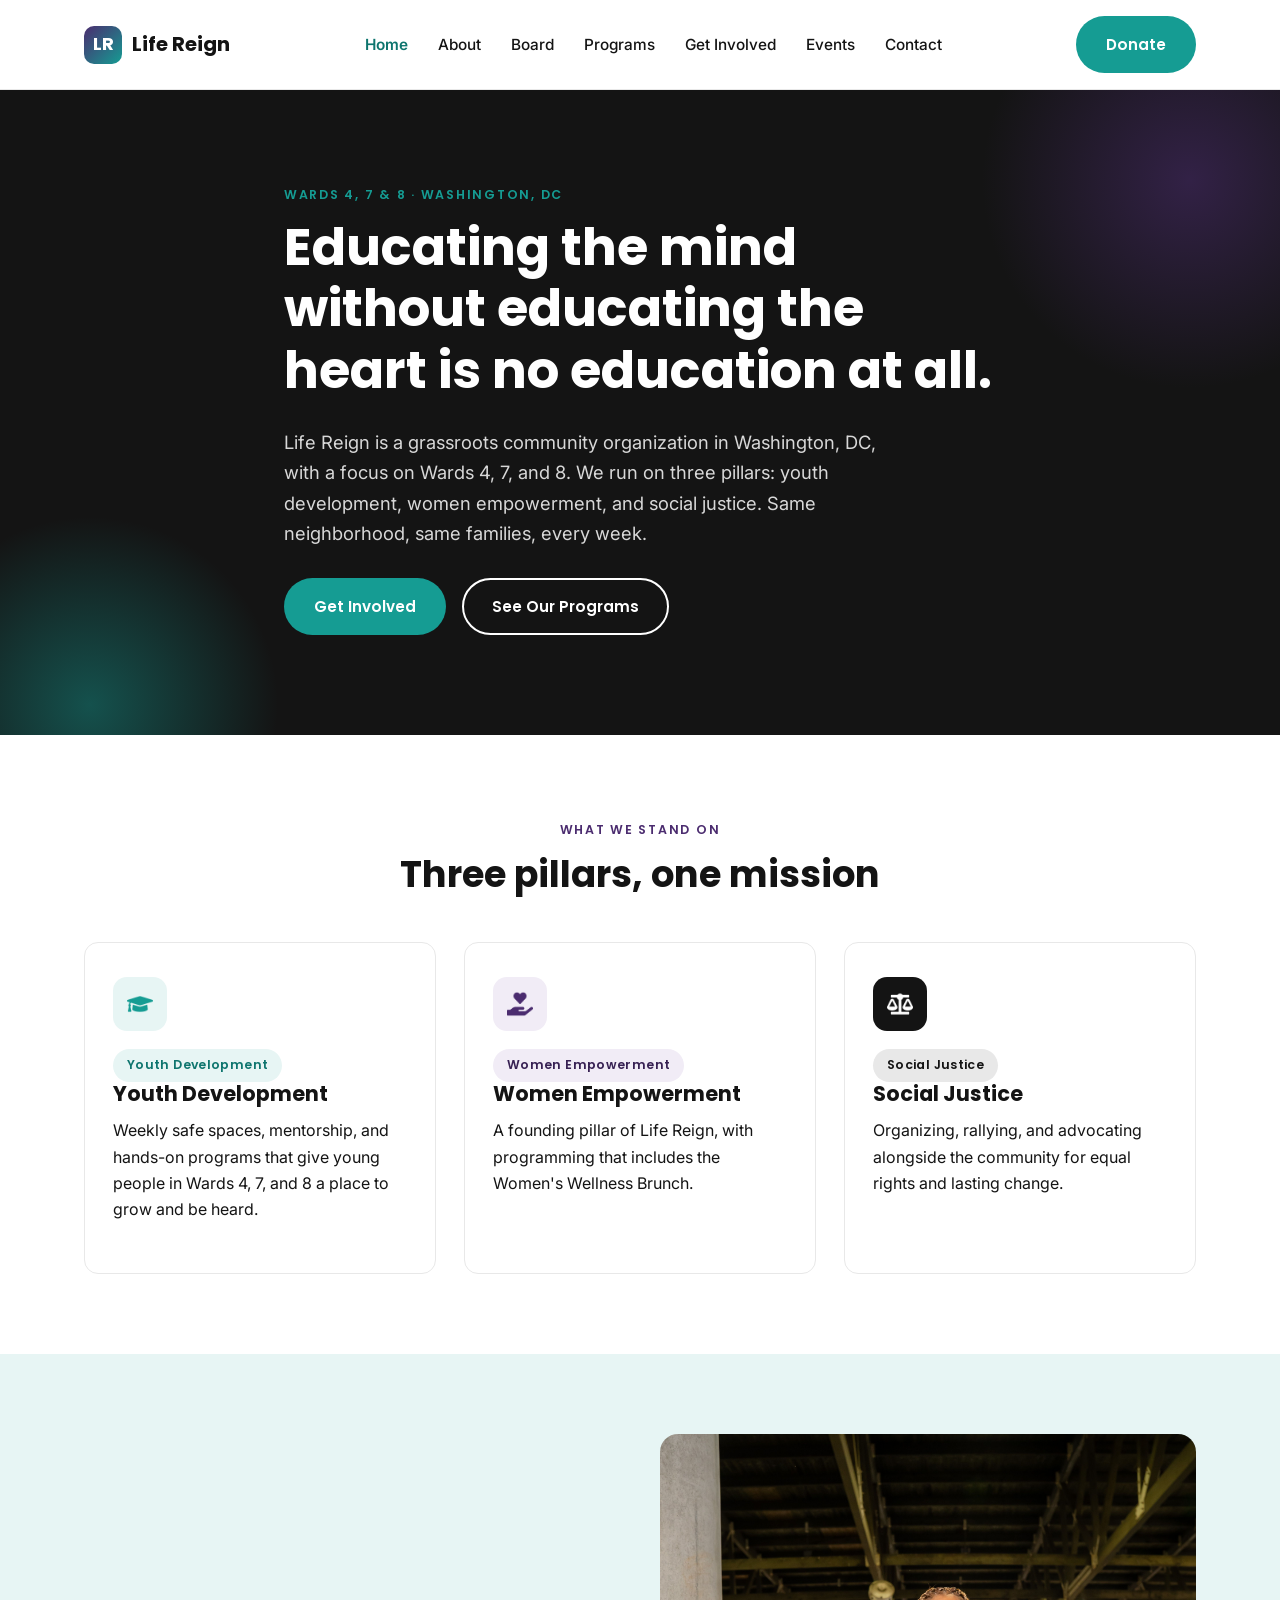
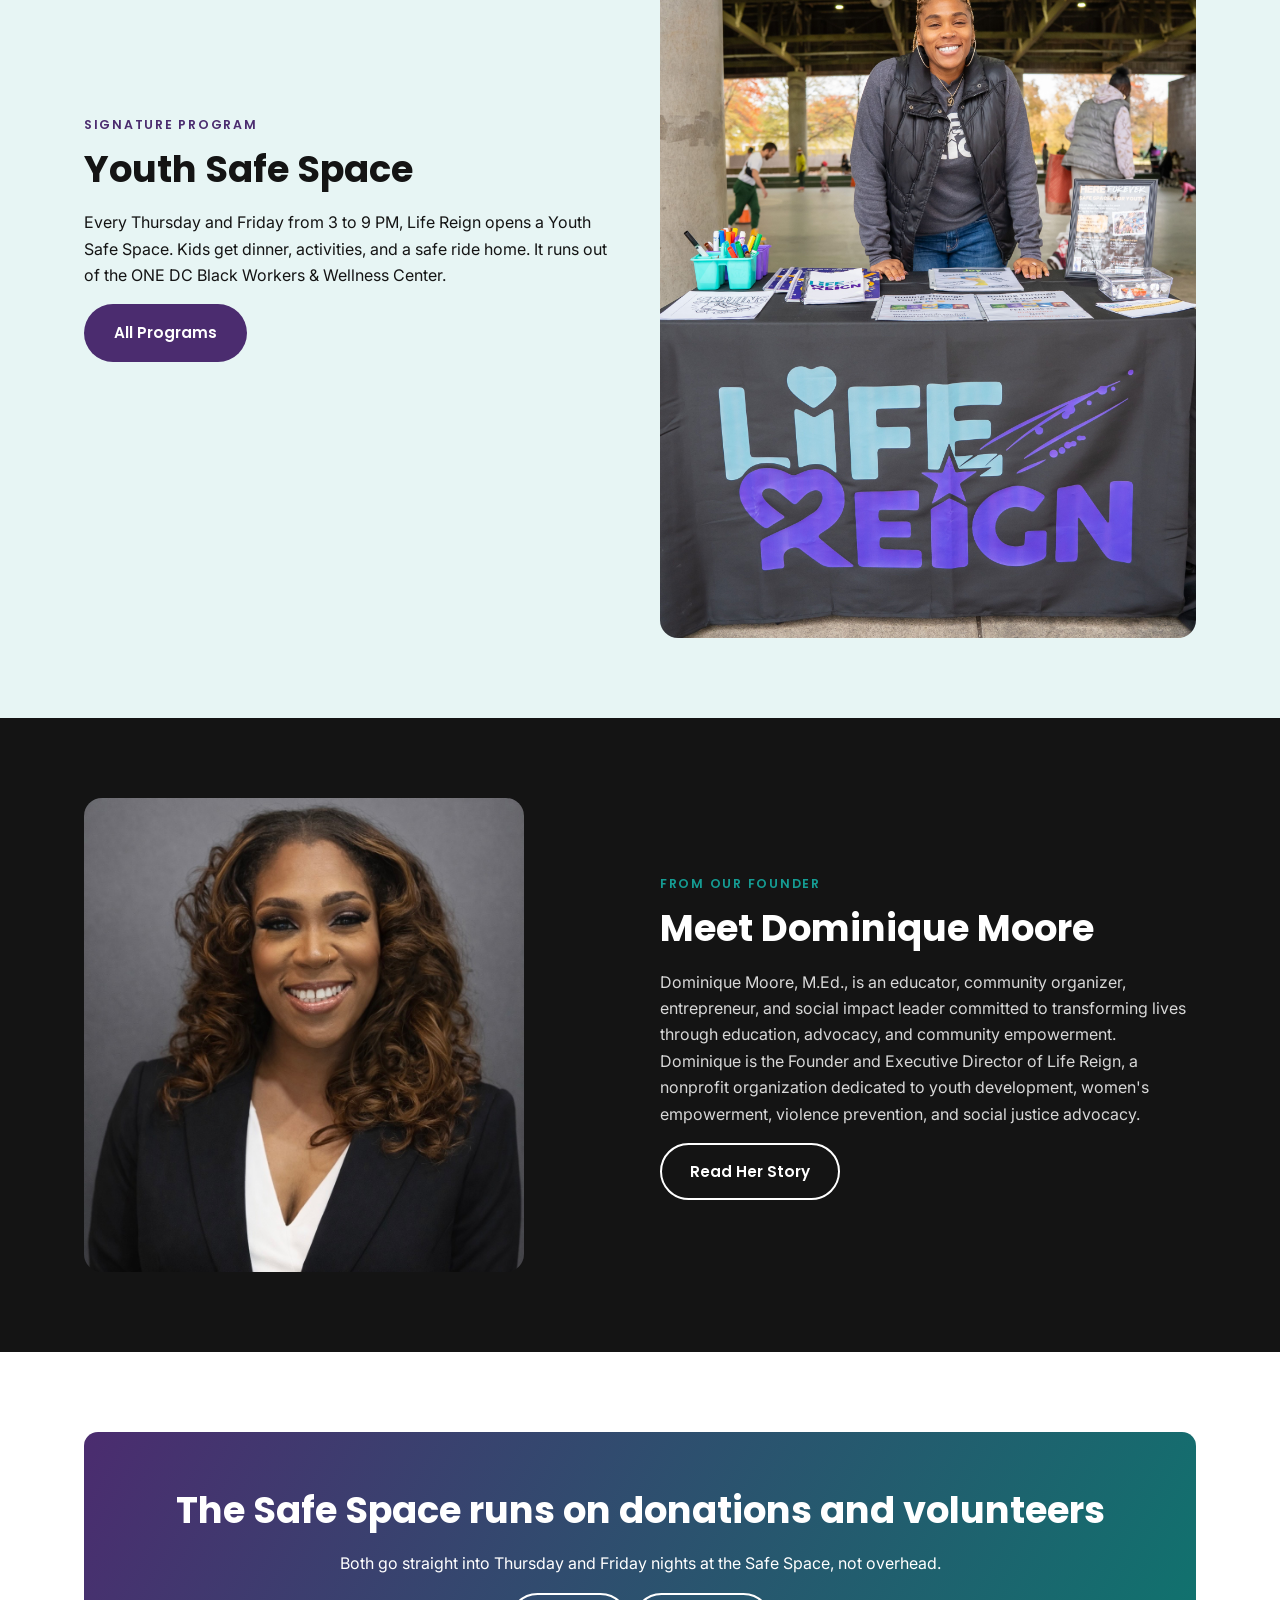
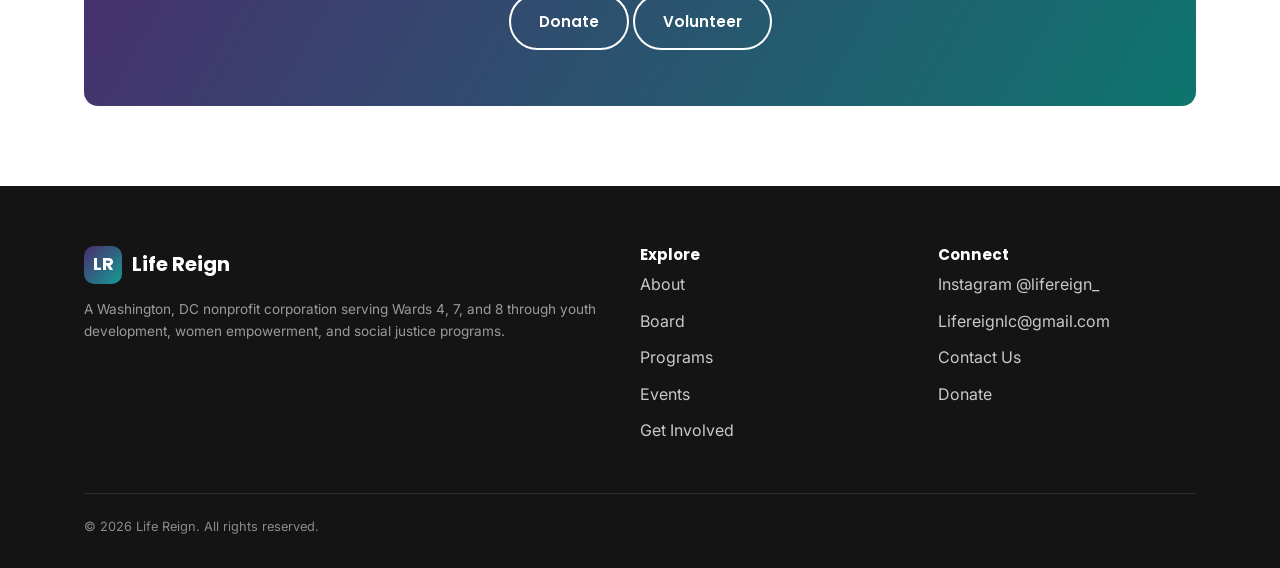
<file: index.html>
<!-- Life Reign: Home page.
     Brand: White #FFFFFF · Black #141414 · Teal #159C93 · Purple #4B2C6F
     Fonts: Poppins (headings) / Inter (body)
     Content note: program details on this page are drawn from Life Reign's public
     Instagram (@lifereign_) as of Aug 2026. -->
<!DOCTYPE html>
<html lang="en">
<head>
<meta charset="UTF-8">
<meta name="viewport" content="width=device-width, initial-scale=1.0">
<title>Life Reign | Youth. Women. Justice. Washington, DC</title>
<meta name="description" content="Life Reign is a Washington, DC grassroots community organization serving Wards 4, 7, and 8 through youth development, women empowerment, and social justice programs.">
<link rel="preconnect" href="https://fonts.googleapis.com">
<link href="https://fonts.googleapis.com/css2?family=Poppins:wght@500;600;700&family=Inter:wght@400;500;600&display=swap" rel="stylesheet">
<link rel="stylesheet" href="css/styles.css">
<link rel="canonical" href="https://lifereigndc.org/">
<link rel="icon" href="/favicon.ico" sizes="any">
<link rel="icon" type="image/png" sizes="32x32" href="/favicon-32x32.png">
<link rel="apple-touch-icon" href="/apple-touch-icon.png">
<meta property="og:type" content="website">
<meta property="og:site_name" content="Life Reign">
<meta property="og:title" content="Life Reign | Youth. Women. Justice. Washington, DC">
<meta property="og:description" content="Life Reign is a Washington, DC grassroots community organization serving Wards 4, 7, and 8 through youth development, women empowerment, and social justice programs.">
<meta property="og:url" content="https://lifereigndc.org/">
<meta property="og:image" content="https://lifereigndc.org/images/og-share.jpg">
<meta property="og:image:width" content="1200">
<meta property="og:image:height" content="630">
<meta property="og:image:alt" content="Women gathered at tables at a Life Reign brunch in Washington, DC">
<meta name="twitter:card" content="summary_large_image">
<meta name="twitter:title" content="Life Reign | Youth. Women. Justice. Washington, DC">
<meta name="twitter:description" content="Life Reign is a Washington, DC grassroots community organization serving Wards 4, 7, and 8 through youth development, women empowerment, and social justice programs.">
<meta name="twitter:image" content="https://lifereigndc.org/images/og-share.jpg">
</head>
<body>

<header class="site-header">
  <div class="nav-wrap">
    <a href="index.html" class="brand">
      <!-- TODO: swap for Dominique's real logo file once provided -->
      <span class="brand-mark">LR</span>
      Life Reign
    </a>
    <nav>
      <ul class="nav-links">
        <li><a href="index.html" class="active">Home</a></li>
        <li><a href="about.html">About</a></li>
        <li><a href="board.html">Board</a></li>
        <li><a href="programs.html">Programs</a></li>
        <li><a href="get-involved.html">Get Involved</a></li>
        <li><a href="events.html">Events</a></li>
        <li><a href="contact.html">Contact</a></li>
      </ul>
    </nav>
    <div class="nav-cta">
      <a href="donate.html" class="btn btn-primary">Donate</a>
      <button class="nav-toggle" aria-label="Toggle menu"><span></span><span></span><span></span></button>
    </div>
  </div>
</header>

<section class="hero">
  <div class="container">
    <span class="eyebrow">Wards 4, 7 &amp; 8 · Washington, DC</span>
    <h1>Educating the mind without educating the heart is no education at all.</h1>
    <p class="lede">Life Reign is a grassroots community organization in Washington, DC, with a focus on Wards 4, 7, and 8. We run on three pillars: youth development, women empowerment, and social justice. Same neighborhood, same families, every week.</p>
    <div class="hero-actions">
      <a href="get-involved.html" class="btn btn-primary">Get Involved</a>
      <a href="programs.html" class="btn btn-outline">See Our Programs</a>
    </div>
  </div>
</section>

<section>
  <div class="container">
    <div class="section-head center">
      <span class="eyebrow">What We Stand On</span>
      <h2>Three pillars, one mission</h2>
    </div>
    <div class="grid-3">
      <div class="card">
        <div class="icon-badge teal"><img src="images/graduation-cap-teal.png" alt=""></div>
        <span class="pillar-tag youth">Youth Development</span>
        <h3>Youth Development</h3>
        <p>Weekly safe spaces, mentorship, and hands-on programs that give young people in Wards 4, 7, and 8 a place to grow and be heard.</p>
      </div>
      <div class="card">
        <div class="icon-badge purple"><img src="images/hand-holding-heart-purple.png" alt=""></div>
        <span class="pillar-tag women">Women Empowerment</span>
        <h3>Women Empowerment</h3>
        <p>A founding pillar of Life Reign, with programming that includes the Women's Wellness Brunch.</p>
      </div>
      <div class="card">
        <div class="icon-badge dark"><img src="images/balance-scale-white.png" alt=""></div>
        <span class="pillar-tag justice">Social Justice</span>
        <h3>Social Justice</h3>
        <p>Organizing, rallying, and advocating alongside the community for equal rights and lasting change.</p>
      </div>
    </div>
  </div>
</section>

<section class="tint-teal">
  <div class="container">
    <div class="grid-2">
      <div>
        <span class="eyebrow">Signature Program</span>
        <h2>Youth Safe Space</h2>
        <p>Every Thursday and Friday from 3 to 9 PM, Life Reign opens a Youth Safe Space. Kids get dinner, activities, and a safe ride home. It runs out of the ONE DC Black Workers &amp; Wellness Center.</p>
        <a href="programs.html" class="btn btn-secondary">All Programs</a>
      </div>
      <img src="images/activation/image.jpg" alt="Dominique Moore at the Life Reign table at a Youth Safe Space activation" style="width:100%; height:auto; border-radius:18px; display:block;">
    </div>
  </div>
</section>
<section class="dark">
  <div class="container">
    <div class="grid-2">
      <img src="images/image.jpg" alt="Dominique Moore, Founder and Executive Director of Life Reign" style="width:100%; max-width:440px; height:auto; border-radius:18px; display:block;">
      <div>
        <span class="eyebrow" style="color:var(--teal);">From Our Founder</span>
        <h2>Meet Dominique Moore</h2>
        <p style="color:#D8D8D8;">Dominique Moore, M.Ed., is an educator, community organizer, entrepreneur, and social impact leader committed to transforming lives through education, advocacy, and community empowerment. Dominique is the Founder and Executive Director of Life Reign, a nonprofit organization dedicated to youth development, women's empowerment, violence prevention, and social justice advocacy.</p>
        <a href="about.html" class="btn btn-outline">Read Her Story</a>
      </div>
    </div>
  </div>
</section>

<section>
  <div class="container">
    <div class="cta-band">
      <h2>The Safe Space runs on donations and volunteers</h2>
      <p>Both go straight into Thursday and Friday nights at the Safe Space, not overhead.</p>
      <div class="hero-actions">
        <a href="donate.html" class="btn btn-outline">Donate</a>
        <a href="get-involved.html" class="btn btn-outline">Volunteer</a>
      </div>
    </div>
  </div>
</section>

<footer class="site-footer">
  <div class="container">
    <div class="footer-grid">
      <div>
        <div class="brand" style="color:var(--white); margin-bottom:14px;">
          <span class="brand-mark">LR</span> Life Reign
        </div>
        <p class="small-note" style="color:#9A9A9A;">A Washington, DC nonprofit corporation serving Wards 4, 7, and 8 through youth development, women empowerment, and social justice programs.</p>
      </div>
      <div>
        <h4>Explore</h4>
        <ul>
          <li><a href="about.html">About</a></li>
          <li><a href="board.html">Board</a></li>
          <li><a href="programs.html">Programs</a></li>
          <li><a href="events.html">Events</a></li>
          <li><a href="get-involved.html">Get Involved</a></li>
        </ul>
      </div>
      <div>
        <h4>Connect</h4>
        <ul>
          <li><a href="https://instagram.com/lifereign_" target="_blank" rel="noopener">Instagram @lifereign_</a></li>
          <li><a href="mailto:Lifereignlc@gmail.com">Lifereignlc@gmail.com</a></li>
          <li><a href="contact.html">Contact Us</a></li>
          <li><a href="donate.html">Donate</a></li>
        </ul>
      </div>
    </div>
    <div class="footer-bottom">
      <span>&copy; 2026 Life Reign. All rights reserved.</span>
    </div>
  </div>
</footer>

<script src="js/main.js"></script>
</body>
</html>
</file>
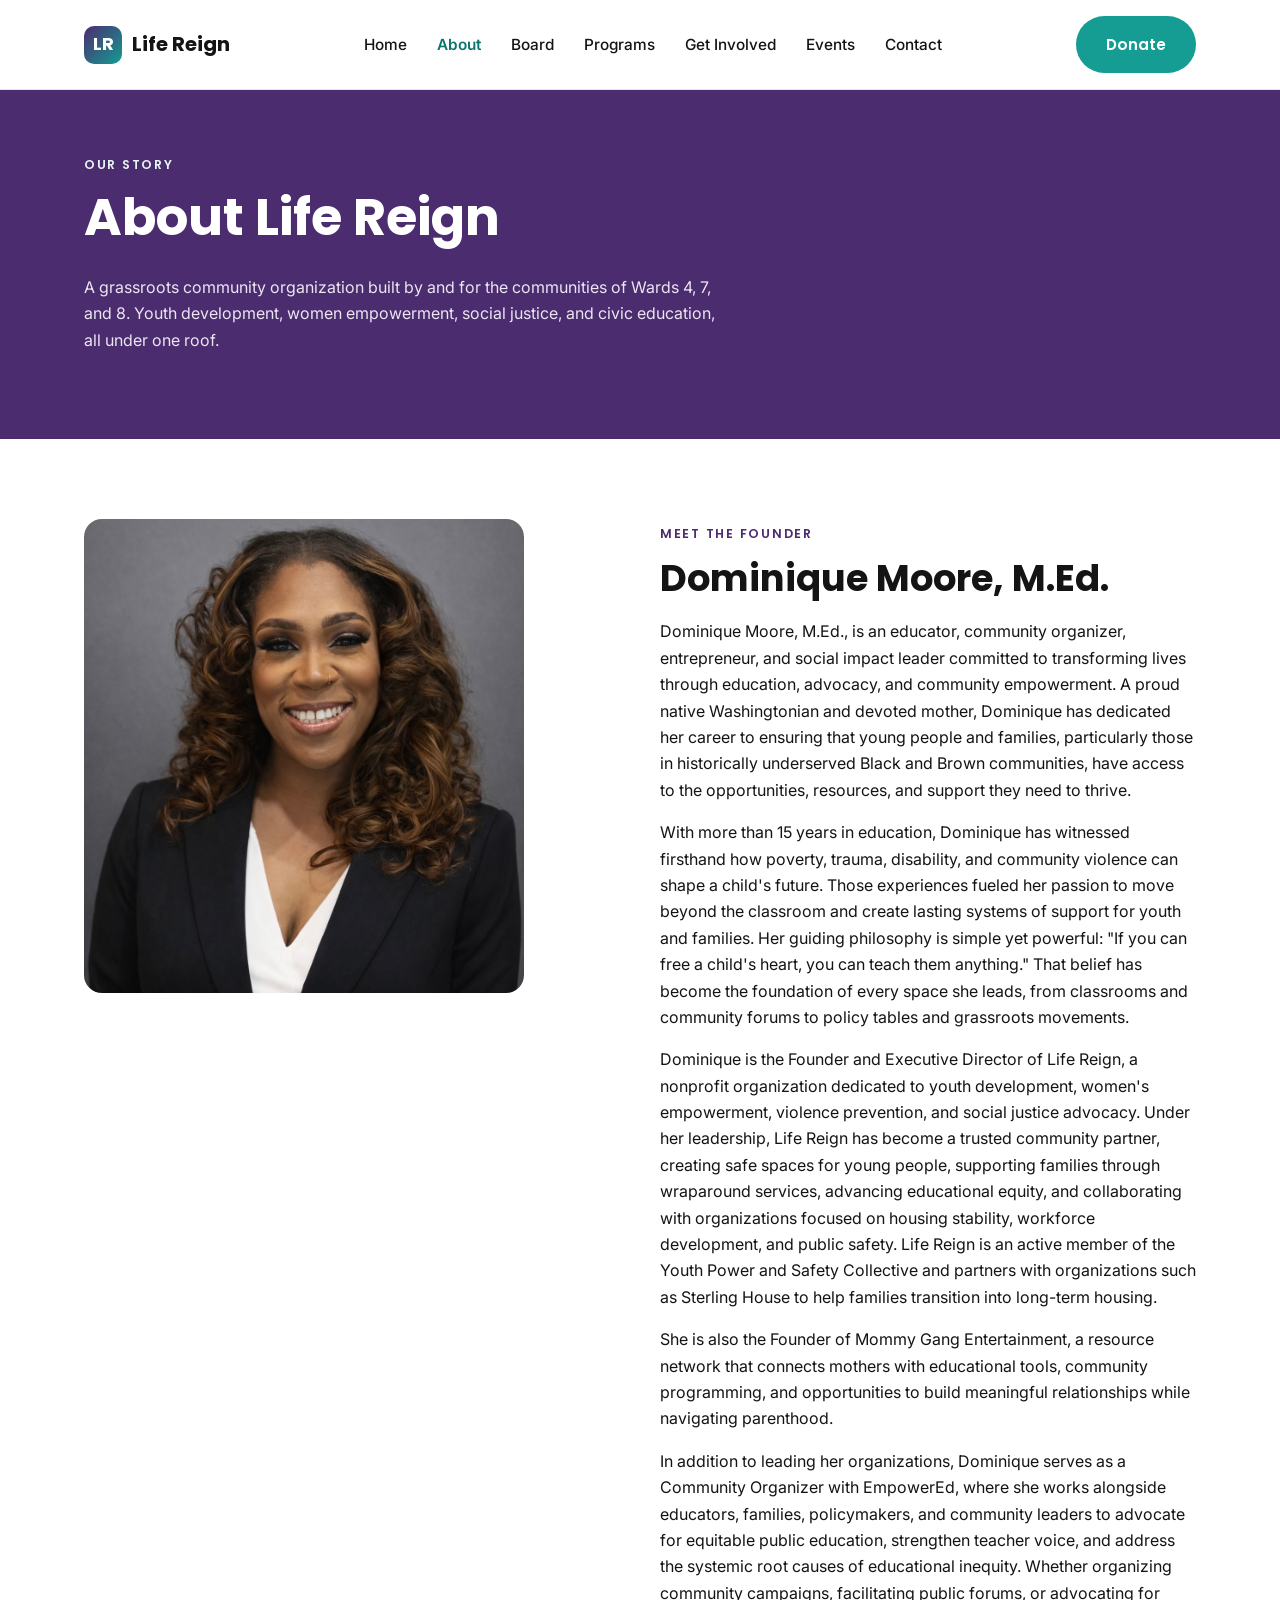
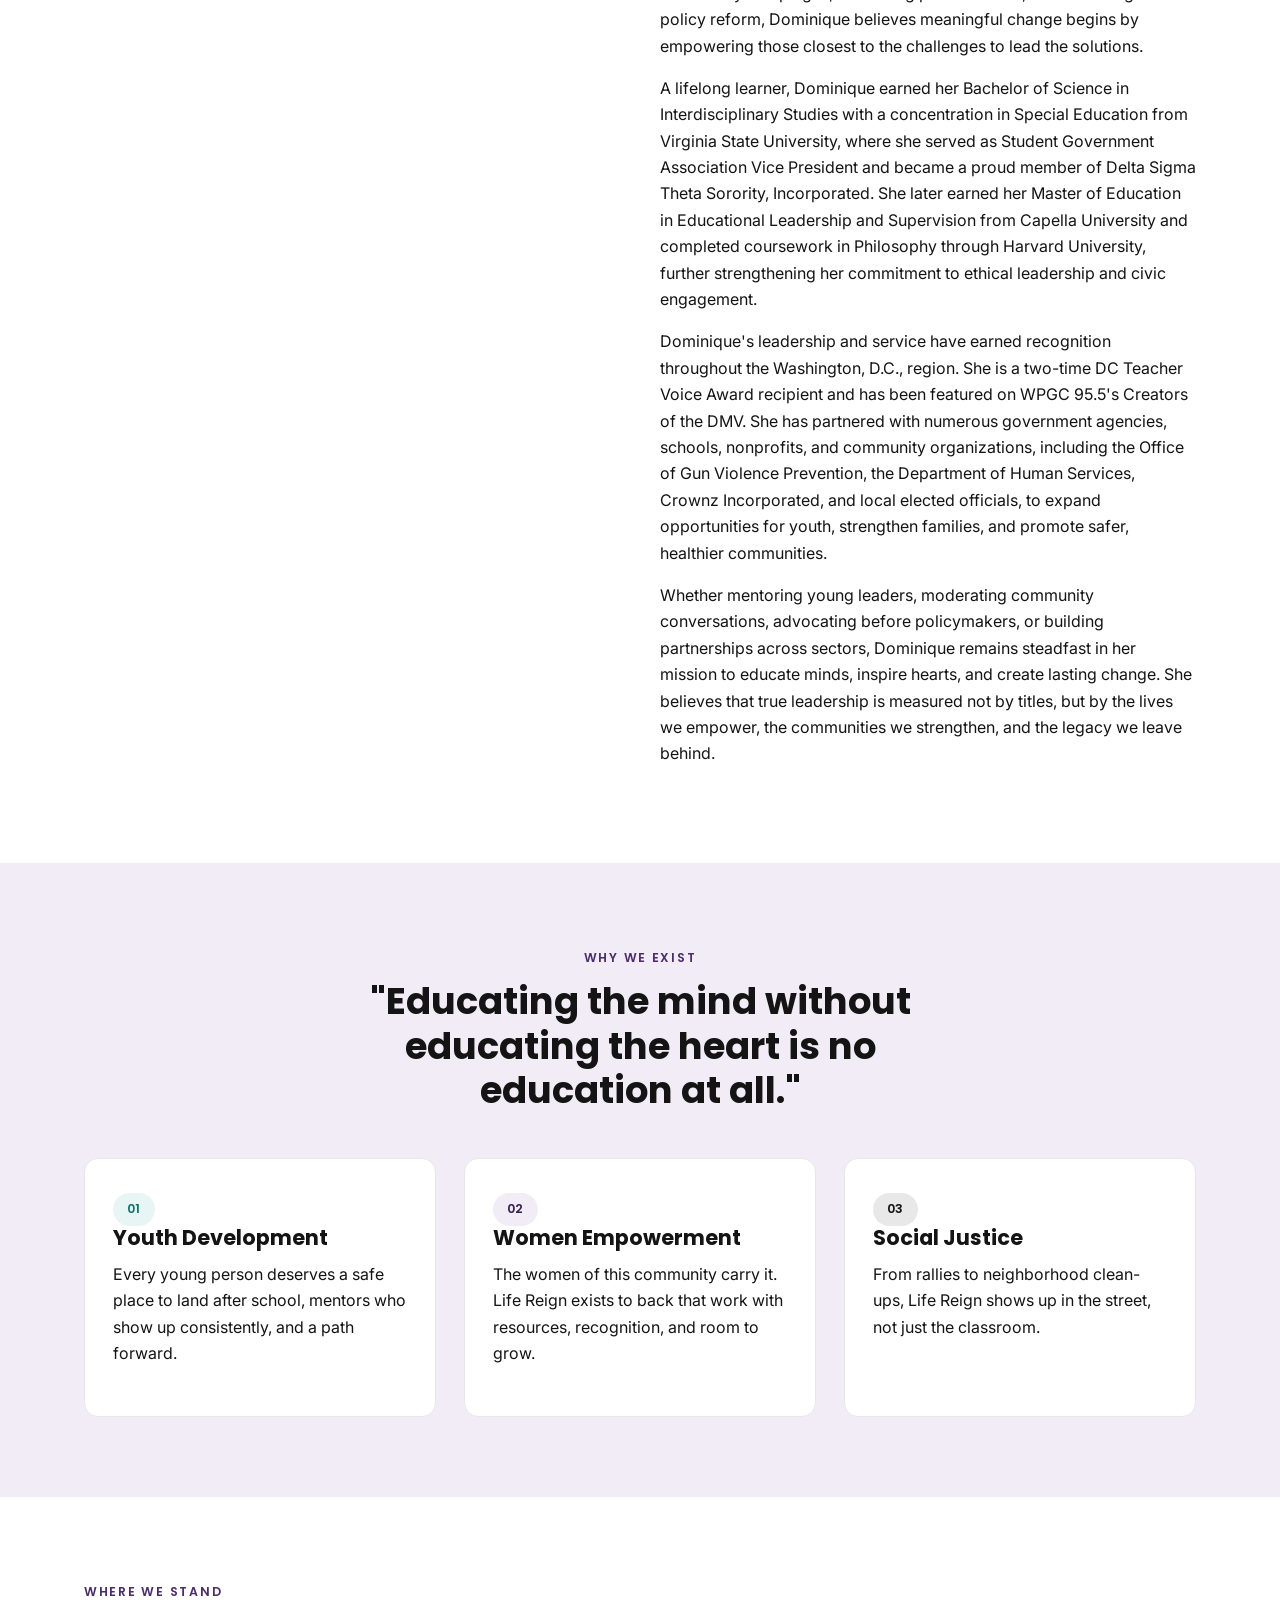
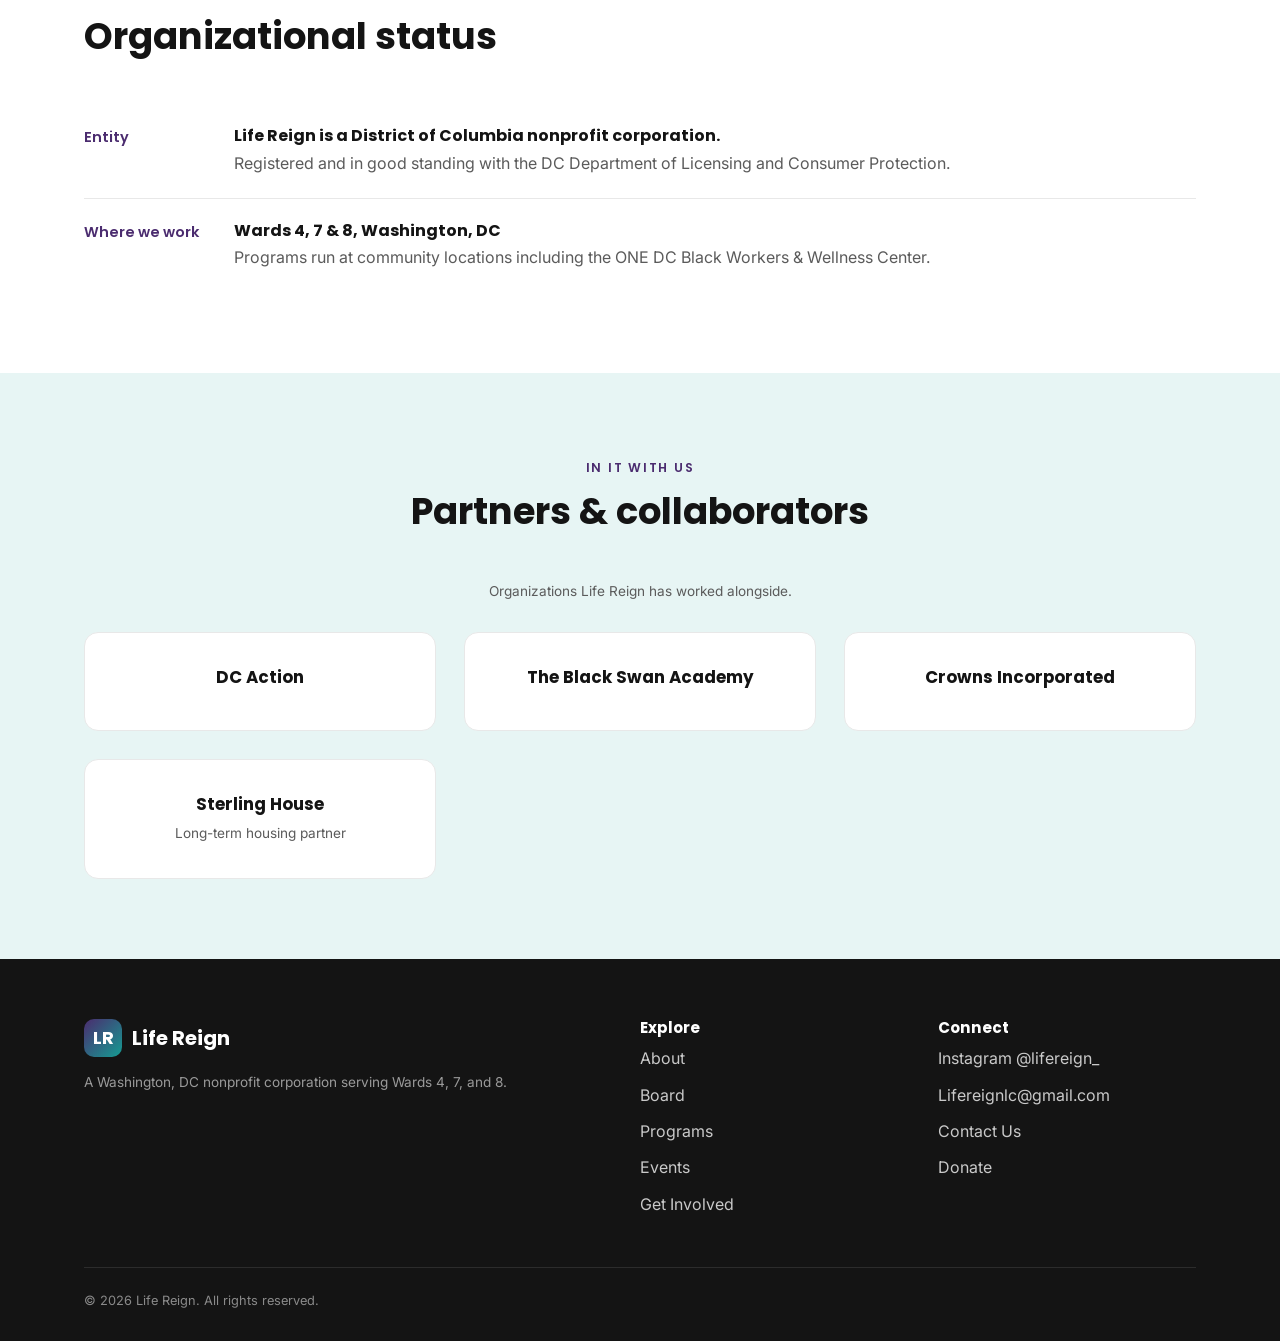
<file: about.html>
<!-- Life Reign: About page.
     Do NOT claim 501(c)(3) status.
     Life Reign is a DC nonprofit corporation but has not yet received IRS tax-exempt
     determination as of this build (Sep 2026). -->
<!DOCTYPE html>
<html lang="en">
<head>
<meta charset="UTF-8">
<meta name="viewport" content="width=device-width, initial-scale=1.0">
<title>About | Life Reign</title>
<link rel="preconnect" href="https://fonts.googleapis.com">
<link href="https://fonts.googleapis.com/css2?family=Poppins:wght@500;600;700&family=Inter:wght@400;500;600&display=swap" rel="stylesheet">
<link rel="stylesheet" href="css/styles.css">
<link rel="canonical" href="https://lifereigndc.org/about.html">
<link rel="icon" href="/favicon.ico" sizes="any">
<link rel="icon" type="image/png" sizes="32x32" href="/favicon-32x32.png">
<link rel="apple-touch-icon" href="/apple-touch-icon.png">
<meta name="description" content="The story behind Life Reign, a grassroots community organization built by and for the communities of Wards 4, 7, and 8 in Washington, DC.">
<meta property="og:type" content="website">
<meta property="og:site_name" content="Life Reign">
<meta property="og:title" content="About | Life Reign">
<meta property="og:description" content="The story behind Life Reign, a grassroots community organization built by and for the communities of Wards 4, 7, and 8 in Washington, DC.">
<meta property="og:url" content="https://lifereigndc.org/about.html">
<meta property="og:image" content="https://lifereigndc.org/images/og-share.jpg">
<meta property="og:image:width" content="1200">
<meta property="og:image:height" content="630">
<meta property="og:image:alt" content="Women gathered at tables at a Life Reign brunch in Washington, DC">
<meta name="twitter:card" content="summary_large_image">
<meta name="twitter:title" content="About | Life Reign">
<meta name="twitter:description" content="The story behind Life Reign, a grassroots community organization built by and for the communities of Wards 4, 7, and 8 in Washington, DC.">
<meta name="twitter:image" content="https://lifereigndc.org/images/og-share.jpg">
</head>
<body>

<header class="site-header">
  <div class="nav-wrap">
    <a href="index.html" class="brand"><span class="brand-mark">LR</span> Life Reign</a>
    <nav>
      <ul class="nav-links">
        <li><a href="index.html">Home</a></li>
        <li><a href="about.html" class="active">About</a></li>
        <li><a href="board.html">Board</a></li>
        <li><a href="programs.html">Programs</a></li>
        <li><a href="get-involved.html">Get Involved</a></li>
        <li><a href="events.html">Events</a></li>
        <li><a href="contact.html">Contact</a></li>
      </ul>
    </nav>
    <div class="nav-cta">
      <a href="donate.html" class="btn btn-primary">Donate</a>
      <button class="nav-toggle" aria-label="Toggle menu"><span></span><span></span><span></span></button>
    </div>
  </div>
</header>

<section class="page-hero">
  <div class="container">
    <span class="eyebrow">Our Story</span>
    <h1>About Life Reign</h1>
    <p>A grassroots community organization built by and for the communities of Wards 4, 7, and 8. Youth development, women empowerment, social justice, and civic education, all under one roof.</p>
  </div>
</section>

<section>
  <div class="container">
    <div class="grid-2">
      <img src="images/image.jpg" alt="Dominique Moore, Founder and Executive Director of Life Reign" style="width:100%; max-width:440px; height:auto; border-radius:18px; display:block; align-self:start; position:sticky; top:100px;">
      <div>
        <span class="eyebrow">Meet the Founder</span>
        <h2>Dominique Moore, M.Ed.</h2>
        <p>Dominique Moore, M.Ed., is an educator, community organizer, entrepreneur, and social impact leader committed to transforming lives through education, advocacy, and community empowerment. A proud native Washingtonian and devoted mother, Dominique has dedicated her career to ensuring that young people and families, particularly those in historically underserved Black and Brown communities, have access to the opportunities, resources, and support they need to thrive.</p>
        <p>With more than 15 years in education, Dominique has witnessed firsthand how poverty, trauma, disability, and community violence can shape a child's future. Those experiences fueled her passion to move beyond the classroom and create lasting systems of support for youth and families. Her guiding philosophy is simple yet powerful: "If you can free a child's heart, you can teach them anything." That belief has become the foundation of every space she leads, from classrooms and community forums to policy tables and grassroots movements.</p>
        <p>Dominique is the Founder and Executive Director of Life Reign, a nonprofit organization dedicated to youth development, women's empowerment, violence prevention, and social justice advocacy. Under her leadership, Life Reign has become a trusted community partner, creating safe spaces for young people, supporting families through wraparound services, advancing educational equity, and collaborating with organizations focused on housing stability, workforce development, and public safety. Life Reign is an active member of the Youth Power and Safety Collective and partners with organizations such as Sterling House to help families transition into long-term housing.</p>
        <p>She is also the Founder of Mommy Gang Entertainment, a resource network that connects mothers with educational tools, community programming, and opportunities to build meaningful relationships while navigating parenthood.</p>
        <p>In addition to leading her organizations, Dominique serves as a Community Organizer with EmpowerEd, where she works alongside educators, families, policymakers, and community leaders to advocate for equitable public education, strengthen teacher voice, and address the systemic root causes of educational inequity. Whether organizing community campaigns, facilitating public forums, or advocating for policy reform, Dominique believes meaningful change begins by empowering those closest to the challenges to lead the solutions.</p>
        <p>A lifelong learner, Dominique earned her Bachelor of Science in Interdisciplinary Studies with a concentration in Special Education from Virginia State University, where she served as Student Government Association Vice President and became a proud member of Delta Sigma Theta Sorority, Incorporated. She later earned her Master of Education in Educational Leadership and Supervision from Capella University and completed coursework in Philosophy through Harvard University, further strengthening her commitment to ethical leadership and civic engagement.</p>
        <p>Dominique's leadership and service have earned recognition throughout the Washington, D.C., region. She is a two-time DC Teacher Voice Award recipient and has been featured on WPGC 95.5's Creators of the DMV. She has partnered with numerous government agencies, schools, nonprofits, and community organizations, including the Office of Gun Violence Prevention, the Department of Human Services, Crownz Incorporated, and local elected officials, to expand opportunities for youth, strengthen families, and promote safer, healthier communities.</p>
        <p>Whether mentoring young leaders, moderating community conversations, advocating before policymakers, or building partnerships across sectors, Dominique remains steadfast in her mission to educate minds, inspire hearts, and create lasting change. She believes that true leadership is measured not by titles, but by the lives we empower, the communities we strengthen, and the legacy we leave behind.</p>
      </div>
    </div>
  </div>
</section>

<section class="tint-purple">
  <div class="container">
    <div class="section-head center">
      <span class="eyebrow">Why We Exist</span>
      <h2>"Educating the mind without educating the heart is no education at all."</h2>
    </div>
    <div class="grid-3">
      <div class="card">
        <span class="pillar-tag youth">01</span>
        <h3>Youth Development</h3>
        <p>Every young person deserves a safe place to land after school, mentors who show up consistently, and a path forward.</p>
      </div>
      <div class="card">
        <span class="pillar-tag women">02</span>
        <h3>Women Empowerment</h3>
        <p>The women of this community carry it. Life Reign exists to back that work with resources, recognition, and room to grow.</p>
      </div>
      <div class="card">
        <span class="pillar-tag justice">03</span>
        <h3>Social Justice</h3>
        <p>From rallies to neighborhood clean-ups, Life Reign shows up in the street, not just the classroom.</p>
      </div>
    </div>
  </div>
</section>

<section>
  <div class="container">
    <div class="section-head">
      <span class="eyebrow">Where We Stand</span>
      <h2>Organizational status</h2>
    </div>
    <div class="info-row">
      <div class="info-tag">Entity</div>
      <div class="info-body">
        <h4>Life Reign is a District of Columbia nonprofit corporation.</h4>
        <p>Registered and in good standing with the DC Department of Licensing and Consumer Protection.</p>
      </div>
    </div>
    <div class="info-row">
      <div class="info-tag">Where we work</div>
      <div class="info-body">
        <h4>Wards 4, 7 &amp; 8, Washington, DC</h4>
        <p>Programs run at community locations including the ONE DC Black Workers &amp; Wellness Center.</p>
      </div>
    </div>
  </div>
</section>

<section class="tint-teal">
  <div class="container">
    <div class="section-head center">
      <span class="eyebrow">In It With Us</span>
      <h2>Partners &amp; collaborators</h2>
    </div>
    <p class="text-center small-note" style="max-width:640px; margin:0 auto 30px;">Organizations Life Reign has worked alongside.</p>
    <div class="grid-3">
      <div class="card text-center"><h3 style="font-size:1.05rem;">DC Action</h3></div>
      <div class="card text-center"><h3 style="font-size:1.05rem;">The Black Swan Academy</h3></div>
      <div class="card text-center"><h3 style="font-size:1.05rem;">Crowns Incorporated</h3></div>
      <div class="card text-center"><h3 style="font-size:1.05rem;">Sterling House</h3><p class="small-note" style="margin:6px 0 0;">Long-term housing partner</p></div>
    </div>
  </div>
</section>

<footer class="site-footer">
  <div class="container">
    <div class="footer-grid">
      <div>
        <div class="brand" style="color:var(--white); margin-bottom:14px;"><span class="brand-mark">LR</span> Life Reign</div>
        <p class="small-note" style="color:#9A9A9A;">A Washington, DC nonprofit corporation serving Wards 4, 7, and 8.</p>
      </div>
      <div>
        <h4>Explore</h4>
        <ul>
          <li><a href="about.html">About</a></li>
          <li><a href="board.html">Board</a></li>
          <li><a href="programs.html">Programs</a></li>
          <li><a href="events.html">Events</a></li>
          <li><a href="get-involved.html">Get Involved</a></li>
        </ul>
      </div>
      <div>
        <h4>Connect</h4>
        <ul>
          <li><a href="https://instagram.com/lifereign_" target="_blank" rel="noopener">Instagram @lifereign_</a></li>
          <li><a href="mailto:Lifereignlc@gmail.com">Lifereignlc@gmail.com</a></li>
          <li><a href="contact.html">Contact Us</a></li>
          <li><a href="donate.html">Donate</a></li>
        </ul>
      </div>
    </div>
    <div class="footer-bottom">
      <span>&copy; 2026 Life Reign. All rights reserved.</span>
    </div>
  </div>
</footer>

<script src="js/main.js"></script>
</body>
</html>
</file>
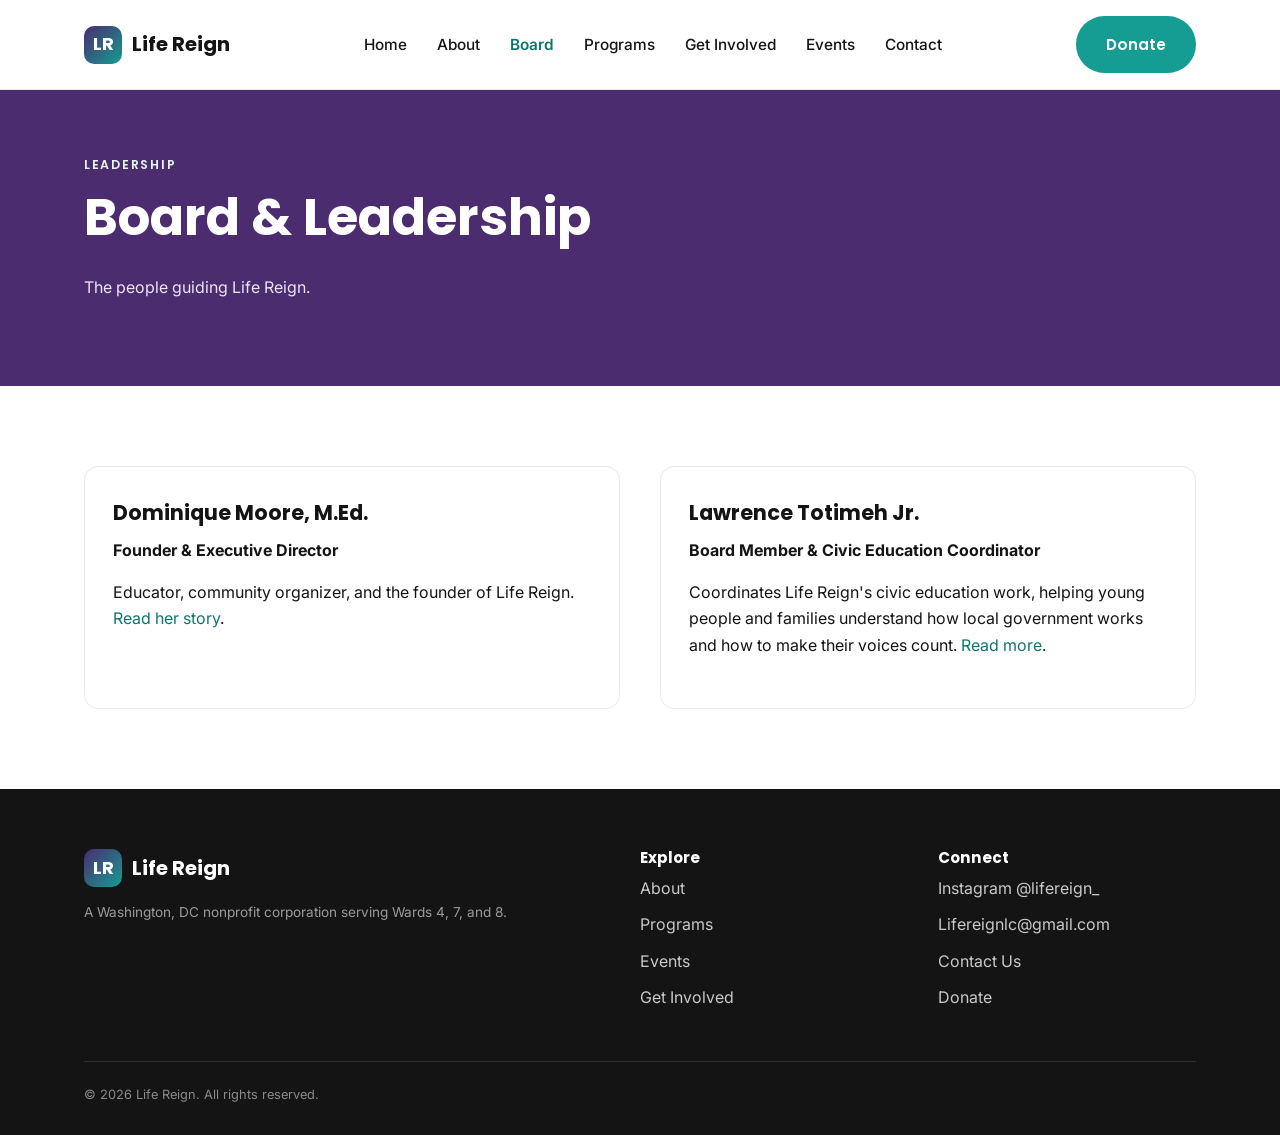
<file: board.html>
<!-- Life Reign: Board and leadership page. -->
<!DOCTYPE html>
<html lang="en">
<head>
<meta charset="UTF-8">
<meta name="viewport" content="width=device-width, initial-scale=1.0">
<title>Board &amp; Leadership | Life Reign</title>
<link rel="preconnect" href="https://fonts.googleapis.com">
<link href="https://fonts.googleapis.com/css2?family=Poppins:wght@500;600;700&family=Inter:wght@400;500;600&display=swap" rel="stylesheet">
<link rel="stylesheet" href="css/styles.css">
<meta name="description" content="The people guiding Life Reign, a Washington, DC grassroots community organization: founder Dominique Moore and board member Lawrence Totimeh Jr.">
<link rel="canonical" href="https://lifereigndc.org/board.html">
<link rel="icon" href="/favicon.ico" sizes="any">
<link rel="icon" type="image/png" sizes="32x32" href="/favicon-32x32.png">
<link rel="apple-touch-icon" href="/apple-touch-icon.png">
<meta property="og:type" content="website">
<meta property="og:site_name" content="Life Reign">
<meta property="og:title" content="Board &amp; Leadership | Life Reign">
<meta property="og:description" content="The people guiding Life Reign, a Washington, DC grassroots community organization: founder Dominique Moore and board member Lawrence Totimeh Jr.">
<meta property="og:url" content="https://lifereigndc.org/board.html">
<meta property="og:image" content="https://lifereigndc.org/images/og-share.jpg">
<meta property="og:image:width" content="1200">
<meta property="og:image:height" content="630">
<meta property="og:image:alt" content="Women gathered at tables at a Life Reign brunch in Washington, DC">
<meta name="twitter:card" content="summary_large_image">
<meta name="twitter:title" content="Board &amp; Leadership | Life Reign">
<meta name="twitter:description" content="The people guiding Life Reign, a Washington, DC grassroots community organization: founder Dominique Moore and board member Lawrence Totimeh Jr.">
<meta name="twitter:image" content="https://lifereigndc.org/images/og-share.jpg">
</head>
<body>

<header class="site-header">
  <div class="nav-wrap">
    <a href="index.html" class="brand"><span class="brand-mark">LR</span> Life Reign</a>
    <nav>
      <ul class="nav-links">
        <li><a href="index.html">Home</a></li>
        <li><a href="about.html">About</a></li>
          <li><a href="board.html" class="active">Board</a></li>
        <li><a href="programs.html">Programs</a></li>
        <li><a href="get-involved.html">Get Involved</a></li>
        <li><a href="events.html">Events</a></li>
        <li><a href="contact.html">Contact</a></li>
      </ul>
    </nav>
    <div class="nav-cta">
      <a href="donate.html" class="btn btn-primary">Donate</a>
      <button class="nav-toggle" aria-label="Toggle menu"><span></span><span></span><span></span></button>
    </div>
  </div>
</header>

  <section class="page-hero">
    <div class="container">
      <span class="eyebrow">Leadership</span>
      <h1>Board &amp; Leadership</h1>
      <p>The people guiding Life Reign.</p>
    </div>
  </section>

  <section>
    <div class="container">
      <div class="grid-2" style="align-items:stretch;">
        <div class="card">
          <h3>Dominique Moore, M.Ed.</h3>
          <p><strong>Founder &amp; Executive Director</strong></p>
          <p>Educator, community organizer, and the founder of Life Reign. <a href="about.html">Read her story</a>.</p>
        </div>
        <div class="card">
          <h3>Lawrence Totimeh Jr.</h3>
          <p><strong>Board Member &amp; Civic Education Coordinator</strong></p>
          <p>Coordinates Life Reign's civic education work, helping young people and families understand how local government works and how to make their voices count. <a href="https://www.lawrencetotimeh.com" target="_blank" rel="noopener">Read more</a>.</p>
        </div>
      </div>
    </div>
  </section>

  <footer class="site-footer">
  <div class="container">
    <div class="footer-grid">
      <div>
        <div class="brand" style="color:var(--white); margin-bottom:14px;"><span class="brand-mark">LR</span> Life Reign</div>
        <p class="small-note" style="color:#9A9A9A;">A Washington, DC nonprofit corporation serving Wards 4, 7, and 8.</p>
      </div>
      <div>
        <h4>Explore</h4>
        <ul>
          <li><a href="about.html">About</a></li>
          <li><a href="programs.html">Programs</a></li>
          <li><a href="events.html">Events</a></li>
          <li><a href="get-involved.html">Get Involved</a></li>
        </ul>
      </div>
      <div>
        <h4>Connect</h4>
        <ul>
          <li><a href="https://instagram.com/lifereign_" target="_blank" rel="noopener">Instagram @lifereign_</a></li>
          <li><a href="mailto:Lifereignlc@gmail.com">Lifereignlc@gmail.com</a></li>
          <li><a href="contact.html">Contact Us</a></li>
          <li><a href="donate.html">Donate</a></li>
        </ul>
      </div>
    </div>
    <div class="footer-bottom">
      <span>&copy; 2026 Life Reign. All rights reserved.</span>
    </div>
  </div>
</footer>

<script src="js/main.js"></script>
</body>
</html>
</file>
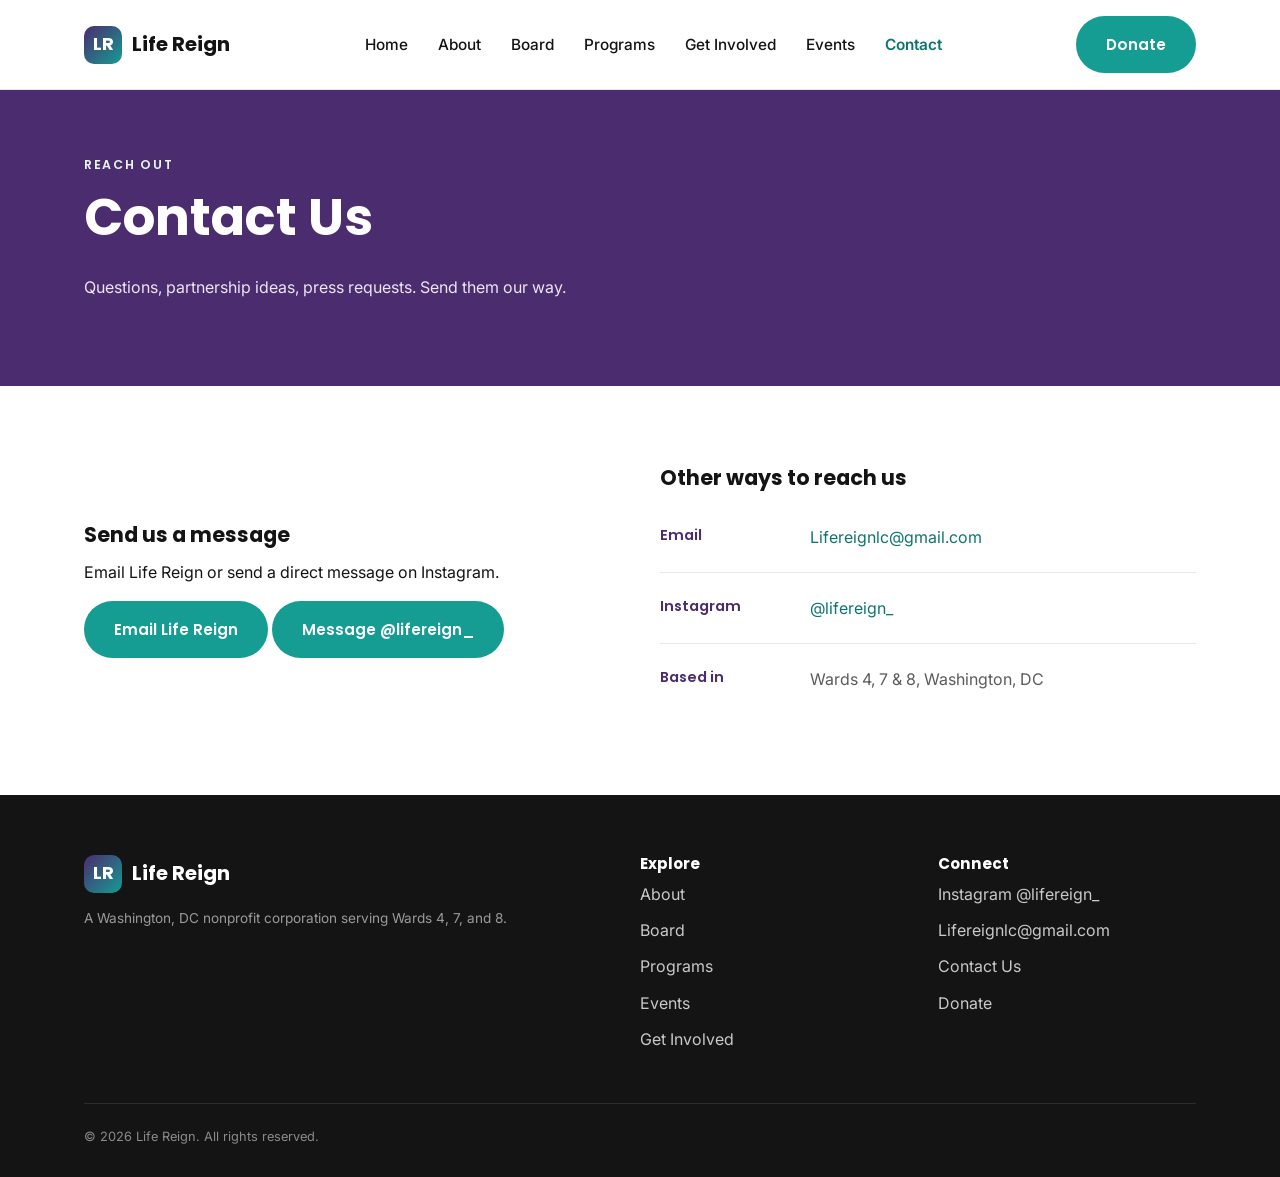
<file: contact.html>
<!-- Life Reign: Contact page.
     Do not publish Dominique's home address as a business contact. -->
<!DOCTYPE html>
<html lang="en">
<head>
<meta charset="UTF-8">
<meta name="viewport" content="width=device-width, initial-scale=1.0">
<title>Contact | Life Reign</title>
<link rel="preconnect" href="https://fonts.googleapis.com">
<link href="https://fonts.googleapis.com/css2?family=Poppins:wght@500;600;700&family=Inter:wght@400;500;600&display=swap" rel="stylesheet">
<link rel="stylesheet" href="css/styles.css">
<meta name="description" content="Questions, partnership ideas, or press requests for Life Reign? Email Life Reign or send a direct message on Instagram.">
<link rel="canonical" href="https://lifereigndc.org/contact.html">
<link rel="icon" href="/favicon.ico" sizes="any">
<link rel="icon" type="image/png" sizes="32x32" href="/favicon-32x32.png">
<link rel="apple-touch-icon" href="/apple-touch-icon.png">
<meta property="og:type" content="website">
<meta property="og:site_name" content="Life Reign">
<meta property="og:title" content="Contact | Life Reign">
<meta property="og:description" content="Questions, partnership ideas, or press requests for Life Reign? Email Life Reign or send a direct message on Instagram.">
<meta property="og:url" content="https://lifereigndc.org/contact.html">
<meta property="og:image" content="https://lifereigndc.org/images/og-share.jpg">
<meta property="og:image:width" content="1200">
<meta property="og:image:height" content="630">
<meta property="og:image:alt" content="Women gathered at tables at a Life Reign brunch in Washington, DC">
<meta name="twitter:card" content="summary_large_image">
<meta name="twitter:title" content="Contact | Life Reign">
<meta name="twitter:description" content="Questions, partnership ideas, or press requests for Life Reign? Email Life Reign or send a direct message on Instagram.">
<meta name="twitter:image" content="https://lifereigndc.org/images/og-share.jpg">
</head>
<body>

<header class="site-header">
  <div class="nav-wrap">
    <a href="index.html" class="brand"><span class="brand-mark">LR</span> Life Reign</a>
    <nav>
      <ul class="nav-links">
        <li><a href="index.html">Home</a></li>
        <li><a href="about.html">About</a></li>
        <li><a href="board.html">Board</a></li>
        <li><a href="programs.html">Programs</a></li>
        <li><a href="get-involved.html">Get Involved</a></li>
        <li><a href="events.html">Events</a></li>
        <li><a href="contact.html" class="active">Contact</a></li>
      </ul>
    </nav>
    <div class="nav-cta">
      <a href="donate.html" class="btn btn-primary">Donate</a>
      <button class="nav-toggle" aria-label="Toggle menu"><span></span><span></span><span></span></button>
    </div>
  </div>
</header>

<section class="page-hero">
  <div class="container">
    <span class="eyebrow">Reach Out</span>
    <h1>Contact Us</h1>
    <p>Questions, partnership ideas, press requests. Send them our way.</p>
  </div>
</section>

<section>
  <div class="container">
    <div class="grid-2">
      <div>
        <h3>Send us a message</h3>
        <p>Email Life Reign or send a direct message on Instagram.</p>
        <a class="btn btn-primary" href="mailto:Lifereignlc@gmail.com">Email Life Reign</a>
        <a class="btn btn-primary" href="https://instagram.com/lifereign_" target="_blank" rel="noopener">Message @lifereign_</a>
      </div>
      <div>
        <h3>Other ways to reach us</h3>
        <div class="info-row">
          <div class="info-tag">Email</div>
          <div class="info-body"><p><a href="mailto:Lifereignlc@gmail.com">Lifereignlc@gmail.com</a></p></div>
        </div>
        <div class="info-row">
          <div class="info-tag">Instagram</div>
          <div class="info-body"><p><a href="https://instagram.com/lifereign_" target="_blank" rel="noopener">@lifereign_</a></p></div>
        </div>
        <div class="info-row">
          <div class="info-tag">Based in</div>
          <div class="info-body"><p>Wards 4, 7 &amp; 8, Washington, DC</p></div>
        </div>
      </div>
    </div>
  </div>
</section>

<footer class="site-footer">
  <div class="container">
    <div class="footer-grid">
      <div>
        <div class="brand" style="color:var(--white); margin-bottom:14px;"><span class="brand-mark">LR</span> Life Reign</div>
        <p class="small-note" style="color:#9A9A9A;">A Washington, DC nonprofit corporation serving Wards 4, 7, and 8.</p>
      </div>
      <div>
        <h4>Explore</h4>
        <ul>
          <li><a href="about.html">About</a></li>
          <li><a href="board.html">Board</a></li>
          <li><a href="programs.html">Programs</a></li>
          <li><a href="events.html">Events</a></li>
          <li><a href="get-involved.html">Get Involved</a></li>
        </ul>
      </div>
      <div>
        <h4>Connect</h4>
        <ul>
          <li><a href="https://instagram.com/lifereign_" target="_blank" rel="noopener">Instagram @lifereign_</a></li>
          <li><a href="mailto:Lifereignlc@gmail.com">Lifereignlc@gmail.com</a></li>
          <li><a href="contact.html">Contact Us</a></li>
          <li><a href="donate.html">Donate</a></li>
        </ul>
      </div>
    </div>
    <div class="footer-bottom">
      <span>&copy; 2026 Life Reign. All rights reserved.</span>
    </div>
  </div>
</footer>

<script src="js/main.js"></script>
</body>
</html>
</file>
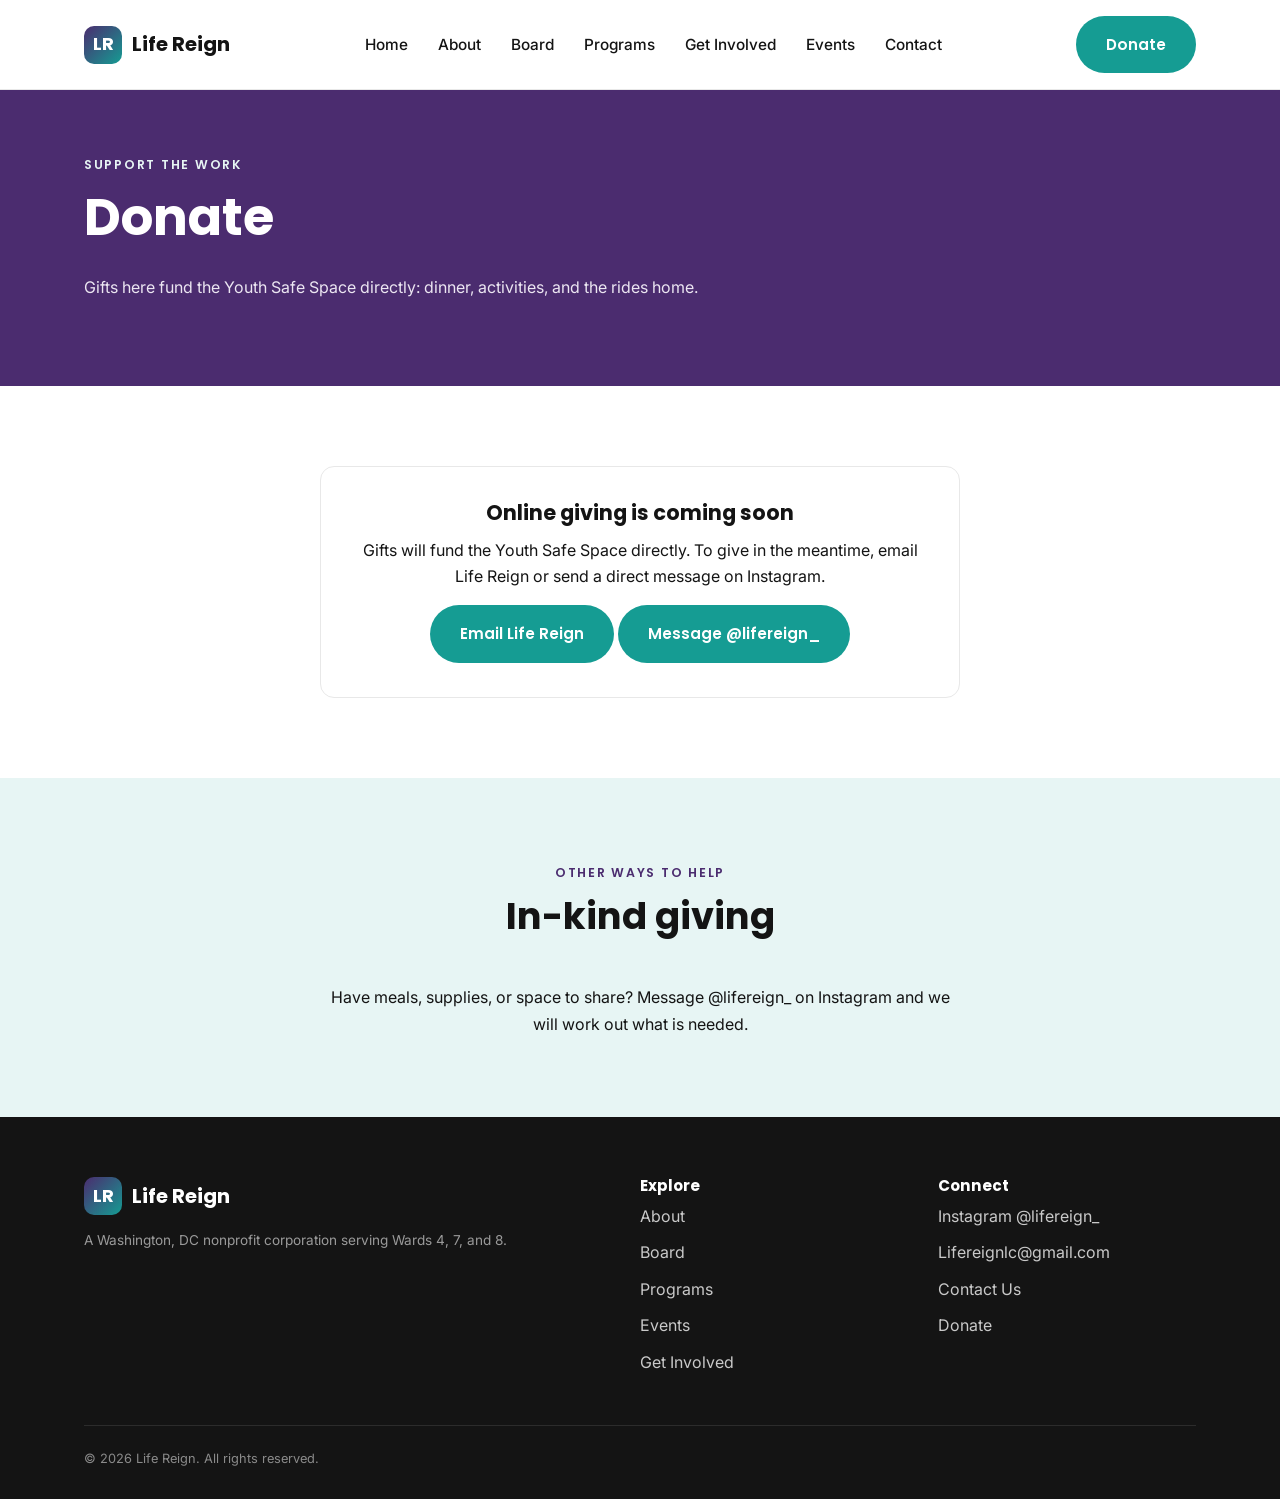
<file: donate.html>
<!-- Life Reign: Donate page.
     No payment processor wired up yet. That decision (Stripe/PayPal/Givebutter/
     Donorbox/etc.) is on the donor-readiness checklist. Also: do not claim tax-
     deductibility anywhere on this page until IRS 501(c)(3) determination is confirmed. -->
<!DOCTYPE html>
<html lang="en">
<head>
<meta charset="UTF-8">
<meta name="viewport" content="width=device-width, initial-scale=1.0">
<title>Donate | Life Reign</title>
<link rel="preconnect" href="https://fonts.googleapis.com">
<link href="https://fonts.googleapis.com/css2?family=Poppins:wght@500;600;700&family=Inter:wght@400;500;600&display=swap" rel="stylesheet">
<link rel="stylesheet" href="css/styles.css">
<meta name="description" content="Gifts to Life Reign fund the Youth Safe Space directly: dinner, activities, and the rides home.">
<link rel="canonical" href="https://lifereigndc.org/donate.html">
<link rel="icon" href="/favicon.ico" sizes="any">
<link rel="icon" type="image/png" sizes="32x32" href="/favicon-32x32.png">
<link rel="apple-touch-icon" href="/apple-touch-icon.png">
<meta property="og:type" content="website">
<meta property="og:site_name" content="Life Reign">
<meta property="og:title" content="Donate | Life Reign">
<meta property="og:description" content="Gifts to Life Reign fund the Youth Safe Space directly: dinner, activities, and the rides home.">
<meta property="og:url" content="https://lifereigndc.org/donate.html">
<meta property="og:image" content="https://lifereigndc.org/images/og-share.jpg">
<meta property="og:image:width" content="1200">
<meta property="og:image:height" content="630">
<meta property="og:image:alt" content="Women gathered at tables at a Life Reign brunch in Washington, DC">
<meta name="twitter:card" content="summary_large_image">
<meta name="twitter:title" content="Donate | Life Reign">
<meta name="twitter:description" content="Gifts to Life Reign fund the Youth Safe Space directly: dinner, activities, and the rides home.">
<meta name="twitter:image" content="https://lifereigndc.org/images/og-share.jpg">
</head>
<body>

<header class="site-header">
  <div class="nav-wrap">
    <a href="index.html" class="brand"><span class="brand-mark">LR</span> Life Reign</a>
    <nav>
      <ul class="nav-links">
        <li><a href="index.html">Home</a></li>
        <li><a href="about.html">About</a></li>
        <li><a href="board.html">Board</a></li>
        <li><a href="programs.html">Programs</a></li>
        <li><a href="get-involved.html">Get Involved</a></li>
        <li><a href="events.html">Events</a></li>
        <li><a href="contact.html">Contact</a></li>
      </ul>
    </nav>
    <div class="nav-cta">
      <a href="donate.html" class="btn btn-primary">Donate</a>
      <button class="nav-toggle" aria-label="Toggle menu"><span></span><span></span><span></span></button>
    </div>
  </div>
</header>

<section class="page-hero">
  <div class="container">
    <span class="eyebrow">Support The Work</span>
    <h1>Donate</h1>
    <p>Gifts here fund the Youth Safe Space directly: dinner, activities, and the rides home.</p>
  </div>
</section>

<section>
  <div class="container">
    <div class="card text-center" style="max-width:640px; margin:0 auto;">
        <h3>Online giving is coming soon</h3>
        <p>Gifts will fund the Youth Safe Space directly. To give in the meantime, email Life Reign or send a direct message on Instagram.</p>
        <a class="btn btn-primary" href="mailto:Lifereignlc@gmail.com">Email Life Reign</a>
        <a class="btn btn-primary" href="https://instagram.com/lifereign_" target="_blank" rel="noopener">Message @lifereign_</a>
      </div>
    </div>
</section>

<section class="tint-teal">
  <div class="container">
    <div class="section-head center">
      <span class="eyebrow">Other Ways To Help</span>
      <h2>In-kind giving</h2>
    </div>
    <p class="text-center" style="max-width:640px; margin:0 auto;">Have meals, supplies, or space to share? Message @lifereign_ on Instagram and we will work out what is needed.</p>
  </div>
</section>

<footer class="site-footer">
  <div class="container">
    <div class="footer-grid">
      <div>
        <div class="brand" style="color:var(--white); margin-bottom:14px;"><span class="brand-mark">LR</span> Life Reign</div>
        <p class="small-note" style="color:#9A9A9A;">A Washington, DC nonprofit corporation serving Wards 4, 7, and 8.</p>
      </div>
      <div>
        <h4>Explore</h4>
        <ul>
          <li><a href="about.html">About</a></li>
          <li><a href="board.html">Board</a></li>
          <li><a href="programs.html">Programs</a></li>
          <li><a href="events.html">Events</a></li>
          <li><a href="get-involved.html">Get Involved</a></li>
        </ul>
      </div>
      <div>
        <h4>Connect</h4>
        <ul>
          <li><a href="https://instagram.com/lifereign_" target="_blank" rel="noopener">Instagram @lifereign_</a></li>
          <li><a href="mailto:Lifereignlc@gmail.com">Lifereignlc@gmail.com</a></li>
          <li><a href="contact.html">Contact Us</a></li>
          <li><a href="donate.html">Donate</a></li>
        </ul>
      </div>
    </div>
    <div class="footer-bottom">
      <span>&copy; 2026 Life Reign. All rights reserved.</span>
    </div>
  </div>
</footer>

<script src="js/main.js"></script>
</body>
</html>
</file>
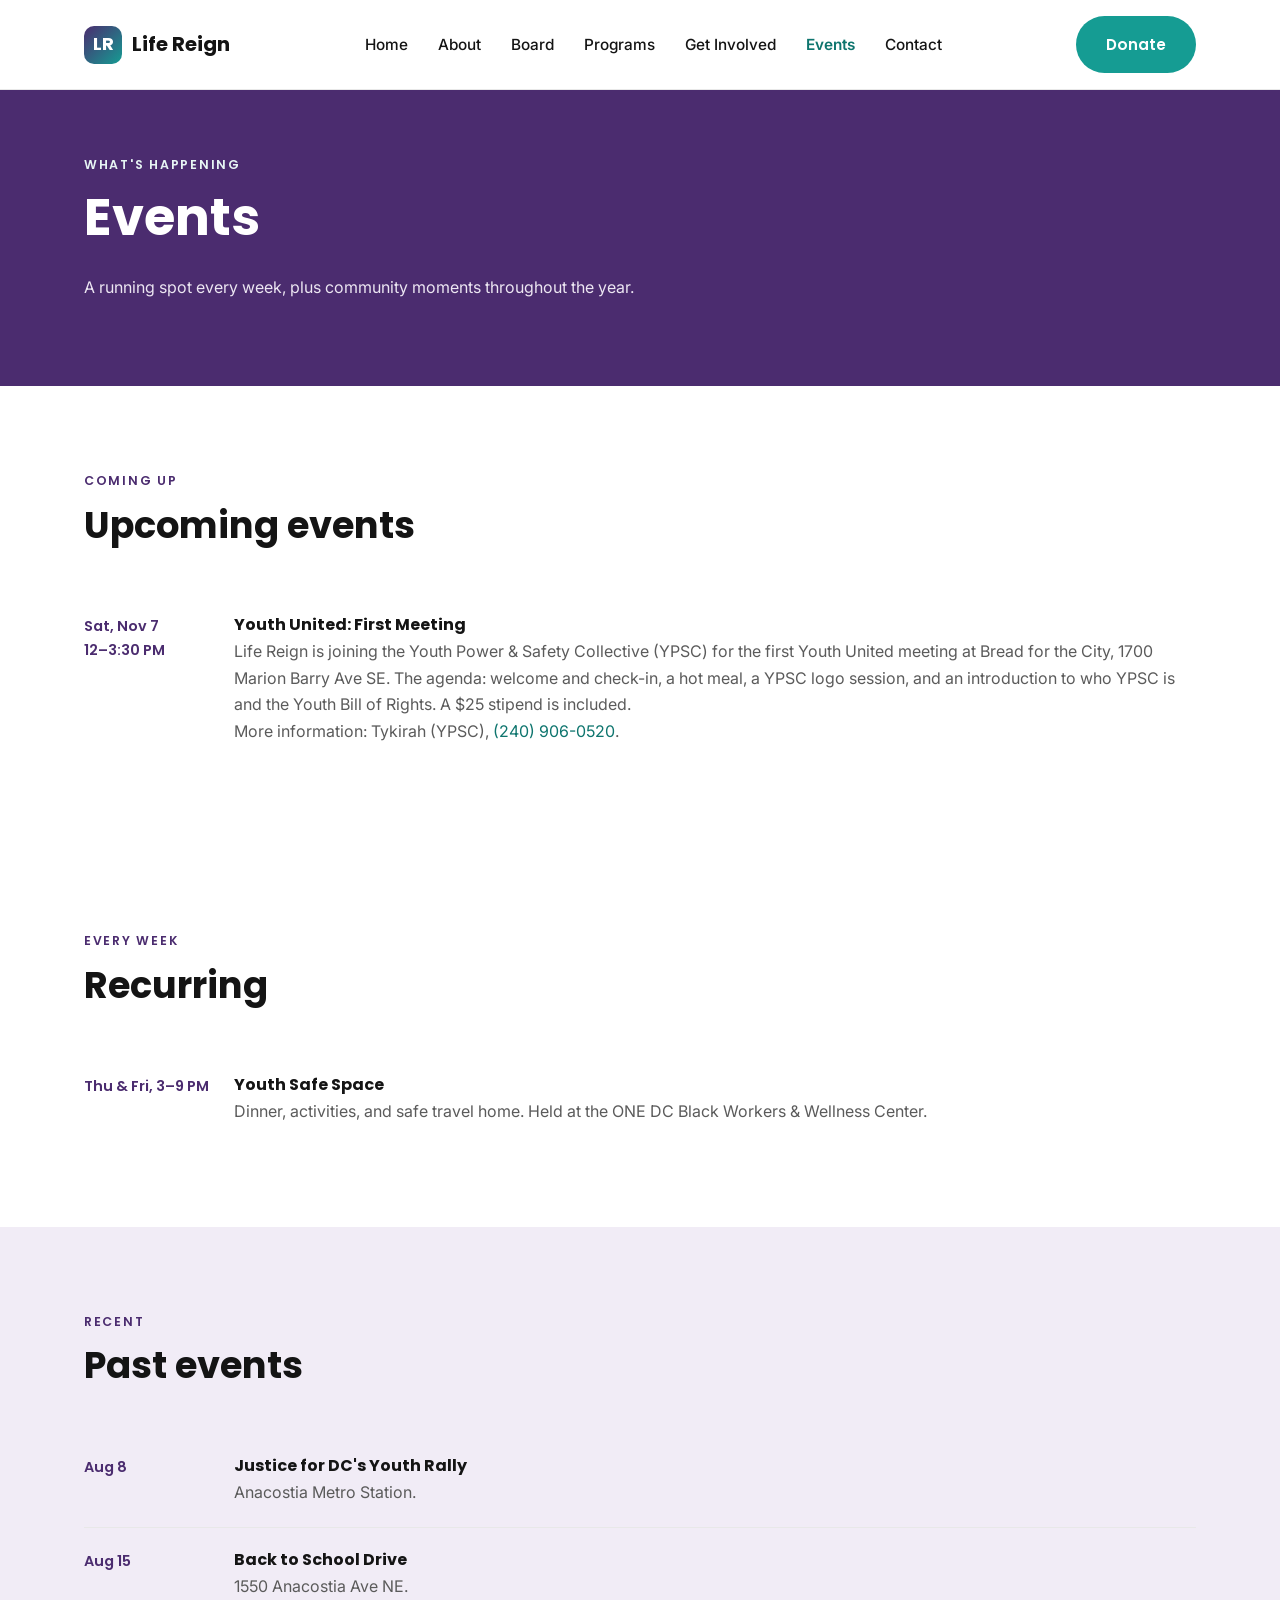
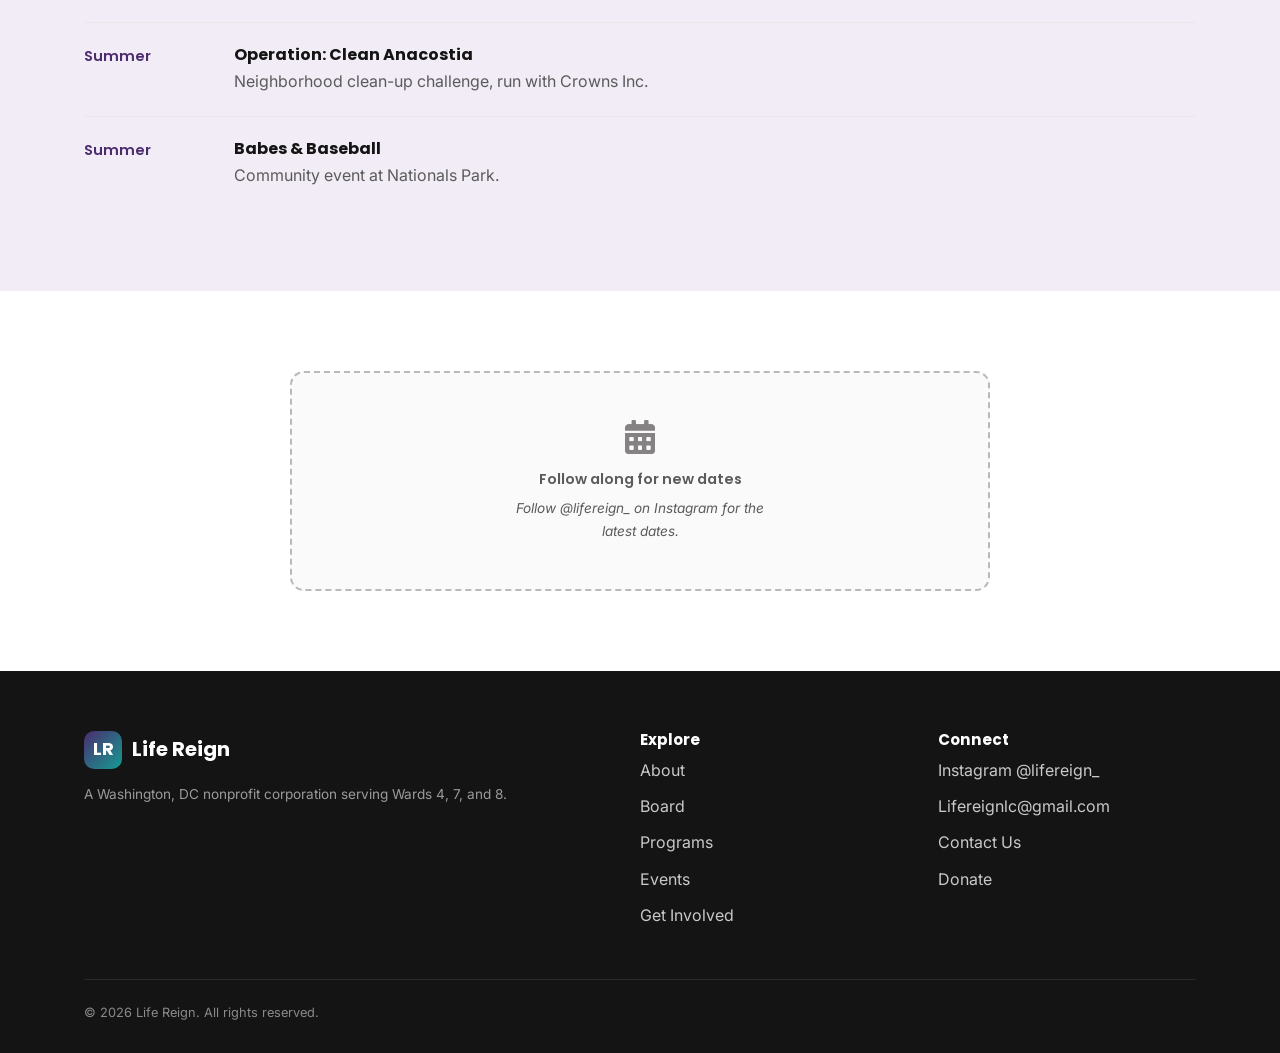
<file: events.html>
<!-- Life Reign: Events page.
     Recurring Youth Safe Space schedule and specific past events are drawn from
     public Instagram research (Aug 2026). No forward-looking event calendar exists
     yet, so that gap is flagged clearly rather than inventing future dates. -->
<!DOCTYPE html>
<html lang="en">
<head>
<meta charset="UTF-8">
<meta name="viewport" content="width=device-width, initial-scale=1.0">
<title>Events | Life Reign</title>
<link rel="preconnect" href="https://fonts.googleapis.com">
<link href="https://fonts.googleapis.com/css2?family=Poppins:wght@500;600;700&family=Inter:wght@400;500;600&display=swap" rel="stylesheet">
<link rel="stylesheet" href="css/styles.css">
<meta name="description" content="Life Reign events in Washington, DC: something running every week, plus community moments throughout the year.">
<link rel="canonical" href="https://lifereigndc.org/events.html">
<link rel="icon" href="/favicon.ico" sizes="any">
<link rel="icon" type="image/png" sizes="32x32" href="/favicon-32x32.png">
<link rel="apple-touch-icon" href="/apple-touch-icon.png">
<meta property="og:type" content="website">
<meta property="og:site_name" content="Life Reign">
<meta property="og:title" content="Events | Life Reign">
<meta property="og:description" content="Life Reign events in Washington, DC: something running every week, plus community moments throughout the year.">
<meta property="og:url" content="https://lifereigndc.org/events.html">
<meta property="og:image" content="https://lifereigndc.org/images/og-share.jpg">
<meta property="og:image:width" content="1200">
<meta property="og:image:height" content="630">
<meta property="og:image:alt" content="Women gathered at tables at a Life Reign brunch in Washington, DC">
<meta name="twitter:card" content="summary_large_image">
<meta name="twitter:title" content="Events | Life Reign">
<meta name="twitter:description" content="Life Reign events in Washington, DC: something running every week, plus community moments throughout the year.">
<meta name="twitter:image" content="https://lifereigndc.org/images/og-share.jpg">
</head>
<body>

<header class="site-header">
  <div class="nav-wrap">
    <a href="index.html" class="brand"><span class="brand-mark">LR</span> Life Reign</a>
    <nav>
      <ul class="nav-links">
        <li><a href="index.html">Home</a></li>
        <li><a href="about.html">About</a></li>
        <li><a href="board.html">Board</a></li>
        <li><a href="programs.html">Programs</a></li>
        <li><a href="get-involved.html">Get Involved</a></li>
        <li><a href="events.html" class="active">Events</a></li>
        <li><a href="contact.html">Contact</a></li>
      </ul>
    </nav>
    <div class="nav-cta">
      <a href="donate.html" class="btn btn-primary">Donate</a>
      <button class="nav-toggle" aria-label="Toggle menu"><span></span><span></span><span></span></button>
    </div>
  </div>
</header>

<section class="page-hero">
  <div class="container">
    <span class="eyebrow">What's Happening</span>
    <h1>Events</h1>
    <p>A running spot every week, plus community moments throughout the year.</p>
  </div>
</section>

<section>
  <div class="container">
    <div class="section-head">
      <span class="eyebrow">Coming Up</span>
      <h2>Upcoming events</h2>
    </div>
    <div class="info-row">
      <div class="info-tag">Sat, Nov 7<br>12–3:30 PM</div>
      <div class="info-body">
        <h4>Youth United: First Meeting</h4>
        <p>Life Reign is joining the Youth Power &amp; Safety Collective (YPSC) for the first Youth United meeting at Bread for the City, 1700 Marion Barry Ave SE. The agenda: welcome and check-in, a hot meal, a YPSC logo session, and an introduction to who YPSC is and the Youth Bill of Rights. A $25 stipend is included.</p>
        <p>More information: Tykirah (YPSC), <a href="tel:+12409060520">(240) 906-0520</a>.</p>
      </div>
    </div>
  </div>
</section>

<section>
  <div class="container">
    <div class="section-head">
      <span class="eyebrow">Every Week</span>
      <h2>Recurring</h2>
    </div>
    <div class="info-row">
      <div class="info-tag">Thu &amp; Fri, 3–9 PM</div>
      <div class="info-body">
        <h4>Youth Safe Space</h4>
        <p>Dinner, activities, and safe travel home. Held at the ONE DC Black Workers &amp; Wellness Center.</p>
      </div>
    </div>
  </div>
</section>

<section class="tint-purple">
  <div class="container">
    <div class="section-head">
      <span class="eyebrow">Recent</span>
      <h2>Past events</h2>
    </div>
    <div class="info-row">
      <div class="info-tag">Aug 8</div>
      <div class="info-body">
        <h4>Justice for DC's Youth Rally</h4>
        <p>Anacostia Metro Station.</p>
      </div>
    </div>
    <div class="info-row">
      <div class="info-tag">Aug 15</div>
      <div class="info-body">
        <h4>Back to School Drive</h4>
        <p>1550 Anacostia Ave NE.</p>
      </div>
    </div>
    <div class="info-row">
      <div class="info-tag">Summer</div>
      <div class="info-body">
        <h4>Operation: Clean Anacostia</h4>
        <p>Neighborhood clean-up challenge, run with Crowns Inc.</p>
      </div>
    </div>
    <div class="info-row">
      <div class="info-tag">Summer</div>
      <div class="info-body">
        <h4>Babes &amp; Baseball</h4>
        <p>Community event at Nationals Park.</p>
      </div>
    </div>
  </div>
</section>

<section>
  <div class="container">
    <div class="placeholder" style="max-width:700px; margin:0 auto;">
      <img src="images/calendar-alt-charcoal.png" alt="">
      <span class="placeholder-label">Follow along for new dates</span>
      <span class="placeholder-caption">Follow @lifereign_ on Instagram for the latest dates.</span>
    </div>
  </div>
</section>

<footer class="site-footer">
  <div class="container">
    <div class="footer-grid">
      <div>
        <div class="brand" style="color:var(--white); margin-bottom:14px;"><span class="brand-mark">LR</span> Life Reign</div>
        <p class="small-note" style="color:#9A9A9A;">A Washington, DC nonprofit corporation serving Wards 4, 7, and 8.</p>
      </div>
      <div>
        <h4>Explore</h4>
        <ul>
          <li><a href="about.html">About</a></li>
          <li><a href="board.html">Board</a></li>
          <li><a href="programs.html">Programs</a></li>
          <li><a href="events.html">Events</a></li>
          <li><a href="get-involved.html">Get Involved</a></li>
        </ul>
      </div>
      <div>
        <h4>Connect</h4>
        <ul>
          <li><a href="https://instagram.com/lifereign_" target="_blank" rel="noopener">Instagram @lifereign_</a></li>
          <li><a href="mailto:Lifereignlc@gmail.com">Lifereignlc@gmail.com</a></li>
          <li><a href="contact.html">Contact Us</a></li>
          <li><a href="donate.html">Donate</a></li>
        </ul>
      </div>
    </div>
    <div class="footer-bottom">
      <span>&copy; 2026 Life Reign. All rights reserved.</span>
    </div>
  </div>
</footer>

<script src="js/main.js"></script>
</body>
</html>
</file>
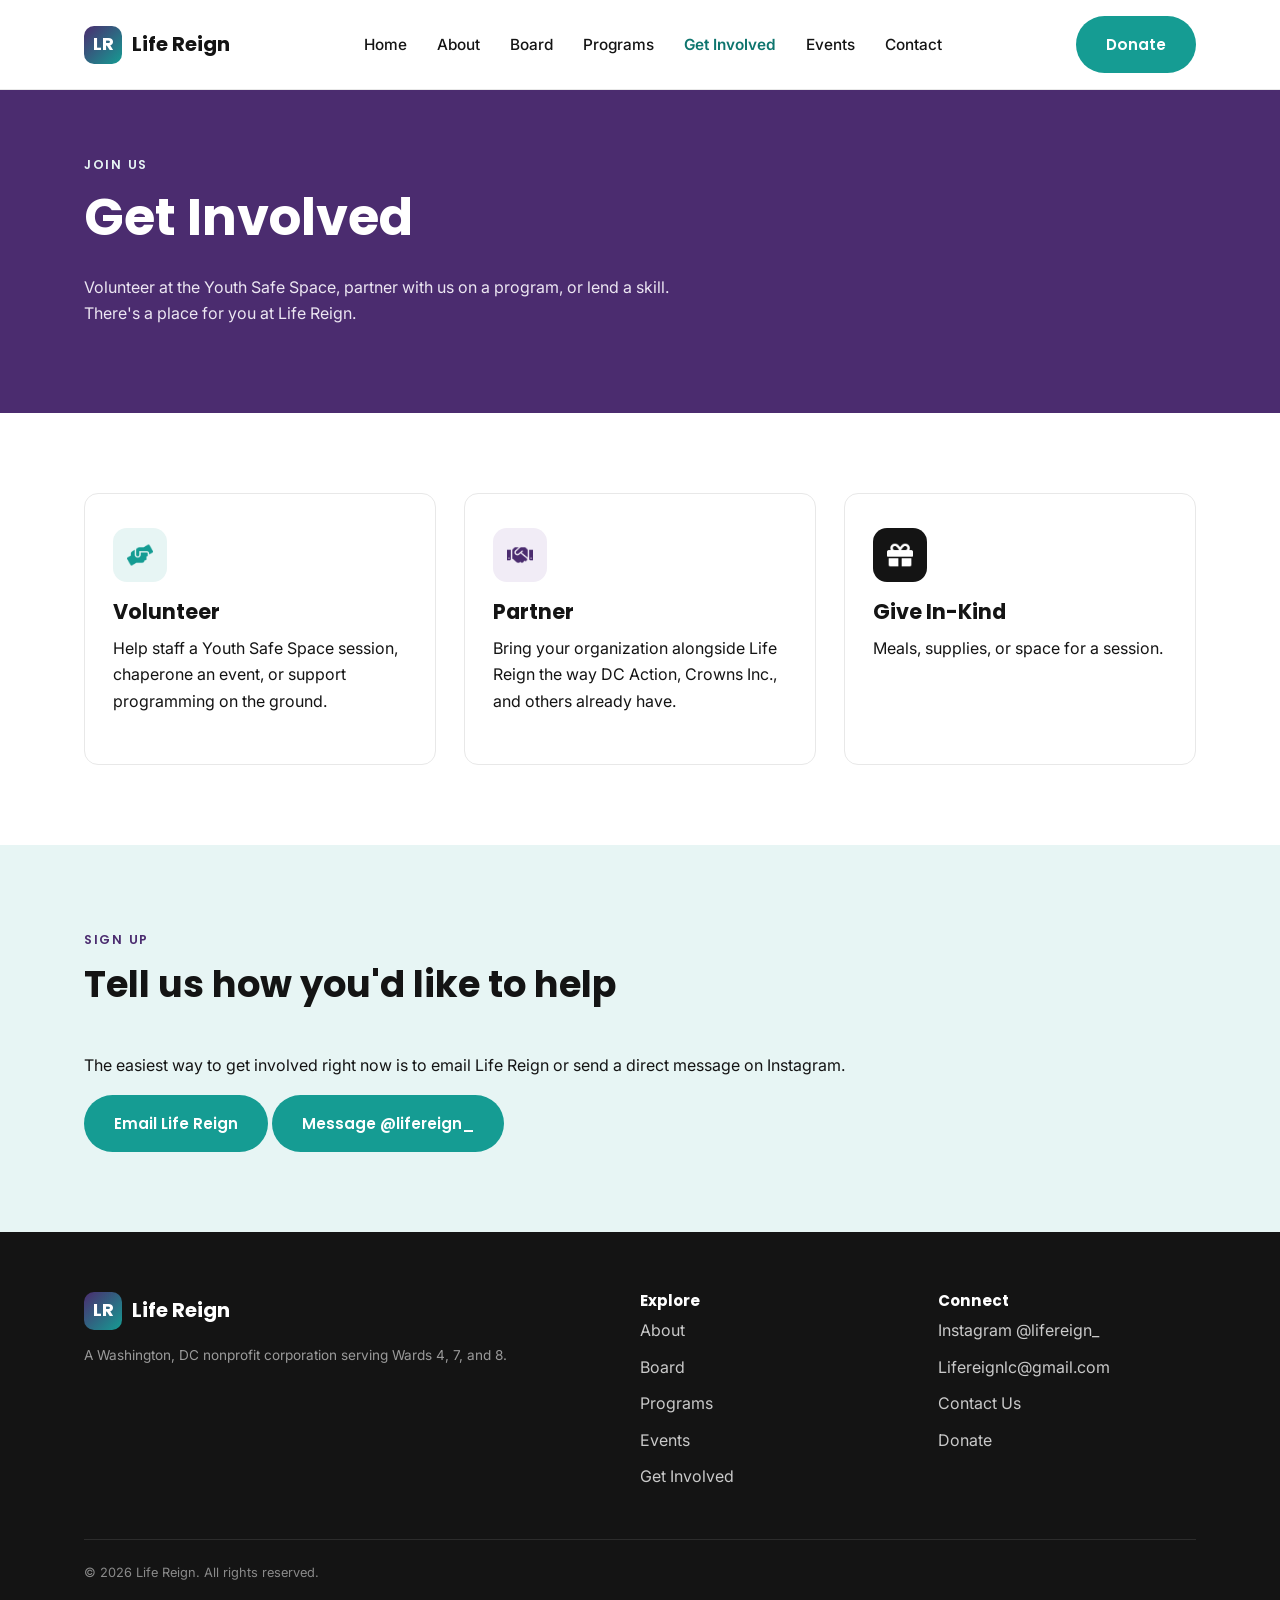
<file: get-involved.html>
<!-- Life Reign: Get Involved page.
     Form is a visual stub only, not wired to a backend yet. Needs a form handler
     (Netlify Forms is the simplest option since we're already deploying there)
     before this can actually receive submissions. -->
<!DOCTYPE html>
<html lang="en">
<head>
<meta charset="UTF-8">
<meta name="viewport" content="width=device-width, initial-scale=1.0">
<title>Get Involved | Life Reign</title>
<link rel="preconnect" href="https://fonts.googleapis.com">
<link href="https://fonts.googleapis.com/css2?family=Poppins:wght@500;600;700&family=Inter:wght@400;500;600&display=swap" rel="stylesheet">
<link rel="stylesheet" href="css/styles.css">
<meta name="description" content="Volunteer at the Youth Safe Space, partner with Life Reign on a program, or lend a skill. There is a place for you at Life Reign in Washington, DC.">
<link rel="canonical" href="https://lifereigndc.org/get-involved.html">
<link rel="icon" href="/favicon.ico" sizes="any">
<link rel="icon" type="image/png" sizes="32x32" href="/favicon-32x32.png">
<link rel="apple-touch-icon" href="/apple-touch-icon.png">
<meta property="og:type" content="website">
<meta property="og:site_name" content="Life Reign">
<meta property="og:title" content="Get Involved | Life Reign">
<meta property="og:description" content="Volunteer at the Youth Safe Space, partner with Life Reign on a program, or lend a skill. There is a place for you at Life Reign in Washington, DC.">
<meta property="og:url" content="https://lifereigndc.org/get-involved.html">
<meta property="og:image" content="https://lifereigndc.org/images/og-share.jpg">
<meta property="og:image:width" content="1200">
<meta property="og:image:height" content="630">
<meta property="og:image:alt" content="Women gathered at tables at a Life Reign brunch in Washington, DC">
<meta name="twitter:card" content="summary_large_image">
<meta name="twitter:title" content="Get Involved | Life Reign">
<meta name="twitter:description" content="Volunteer at the Youth Safe Space, partner with Life Reign on a program, or lend a skill. There is a place for you at Life Reign in Washington, DC.">
<meta name="twitter:image" content="https://lifereigndc.org/images/og-share.jpg">
</head>
<body>

<header class="site-header">
  <div class="nav-wrap">
    <a href="index.html" class="brand"><span class="brand-mark">LR</span> Life Reign</a>
    <nav>
      <ul class="nav-links">
        <li><a href="index.html">Home</a></li>
        <li><a href="about.html">About</a></li>
        <li><a href="board.html">Board</a></li>
        <li><a href="programs.html">Programs</a></li>
        <li><a href="get-involved.html" class="active">Get Involved</a></li>
        <li><a href="events.html">Events</a></li>
        <li><a href="contact.html">Contact</a></li>
      </ul>
    </nav>
    <div class="nav-cta">
      <a href="donate.html" class="btn btn-primary">Donate</a>
      <button class="nav-toggle" aria-label="Toggle menu"><span></span><span></span><span></span></button>
    </div>
  </div>
</header>

<section class="page-hero">
  <div class="container">
    <span class="eyebrow">Join Us</span>
    <h1>Get Involved</h1>
    <p>Volunteer at the Youth Safe Space, partner with us on a program, or lend a skill. There's a place for you at Life Reign.</p>
  </div>
</section>

<section>
  <div class="container">
    <div class="grid-3">
      <div class="card">
        <div class="icon-badge teal"><img src="images/hands-helping-teal.png" alt=""></div>
        <h3>Volunteer</h3>
        <p>Help staff a Youth Safe Space session, chaperone an event, or support programming on the ground.</p>
      </div>
      <div class="card">
        <div class="icon-badge purple"><img src="images/handshake-purple.png" alt=""></div>
        <h3>Partner</h3>
        <p>Bring your organization alongside Life Reign the way DC Action, Crowns Inc., and others already have.</p>
      </div>
      <div class="card">
        <div class="icon-badge dark"><img src="images/gift-white.png" alt=""></div>
        <h3>Give In-Kind</h3>
        <p>Meals, supplies, or space for a session.</p>
      </div>
    </div>
  </div>
</section>

<section class="tint-teal">
  <div class="container">
    <div class="section-head">
      <span class="eyebrow">Sign Up</span>
      <h2>Tell us how you'd like to help</h2>
    </div>


    <p>The easiest way to get involved right now is to email Life Reign or send a direct message on Instagram.</p>
      <a class="btn btn-primary" href="mailto:Lifereignlc@gmail.com">Email Life Reign</a>
      <a class="btn btn-primary" href="https://instagram.com/lifereign_" target="_blank" rel="noopener">Message @lifereign_</a>
  </div>
</section>

<footer class="site-footer">
  <div class="container">
    <div class="footer-grid">
      <div>
        <div class="brand" style="color:var(--white); margin-bottom:14px;"><span class="brand-mark">LR</span> Life Reign</div>
        <p class="small-note" style="color:#9A9A9A;">A Washington, DC nonprofit corporation serving Wards 4, 7, and 8.</p>
      </div>
      <div>
        <h4>Explore</h4>
        <ul>
          <li><a href="about.html">About</a></li>
          <li><a href="board.html">Board</a></li>
          <li><a href="programs.html">Programs</a></li>
          <li><a href="events.html">Events</a></li>
          <li><a href="get-involved.html">Get Involved</a></li>
        </ul>
      </div>
      <div>
        <h4>Connect</h4>
        <ul>
          <li><a href="https://instagram.com/lifereign_" target="_blank" rel="noopener">Instagram @lifereign_</a></li>
          <li><a href="mailto:Lifereignlc@gmail.com">Lifereignlc@gmail.com</a></li>
          <li><a href="contact.html">Contact Us</a></li>
          <li><a href="donate.html">Donate</a></li>
        </ul>
      </div>
    </div>
    <div class="footer-bottom">
      <span>&copy; 2026 Life Reign. All rights reserved.</span>
    </div>
  </div>
</footer>

<script src="js/main.js"></script>
</body>
</html>
</file>
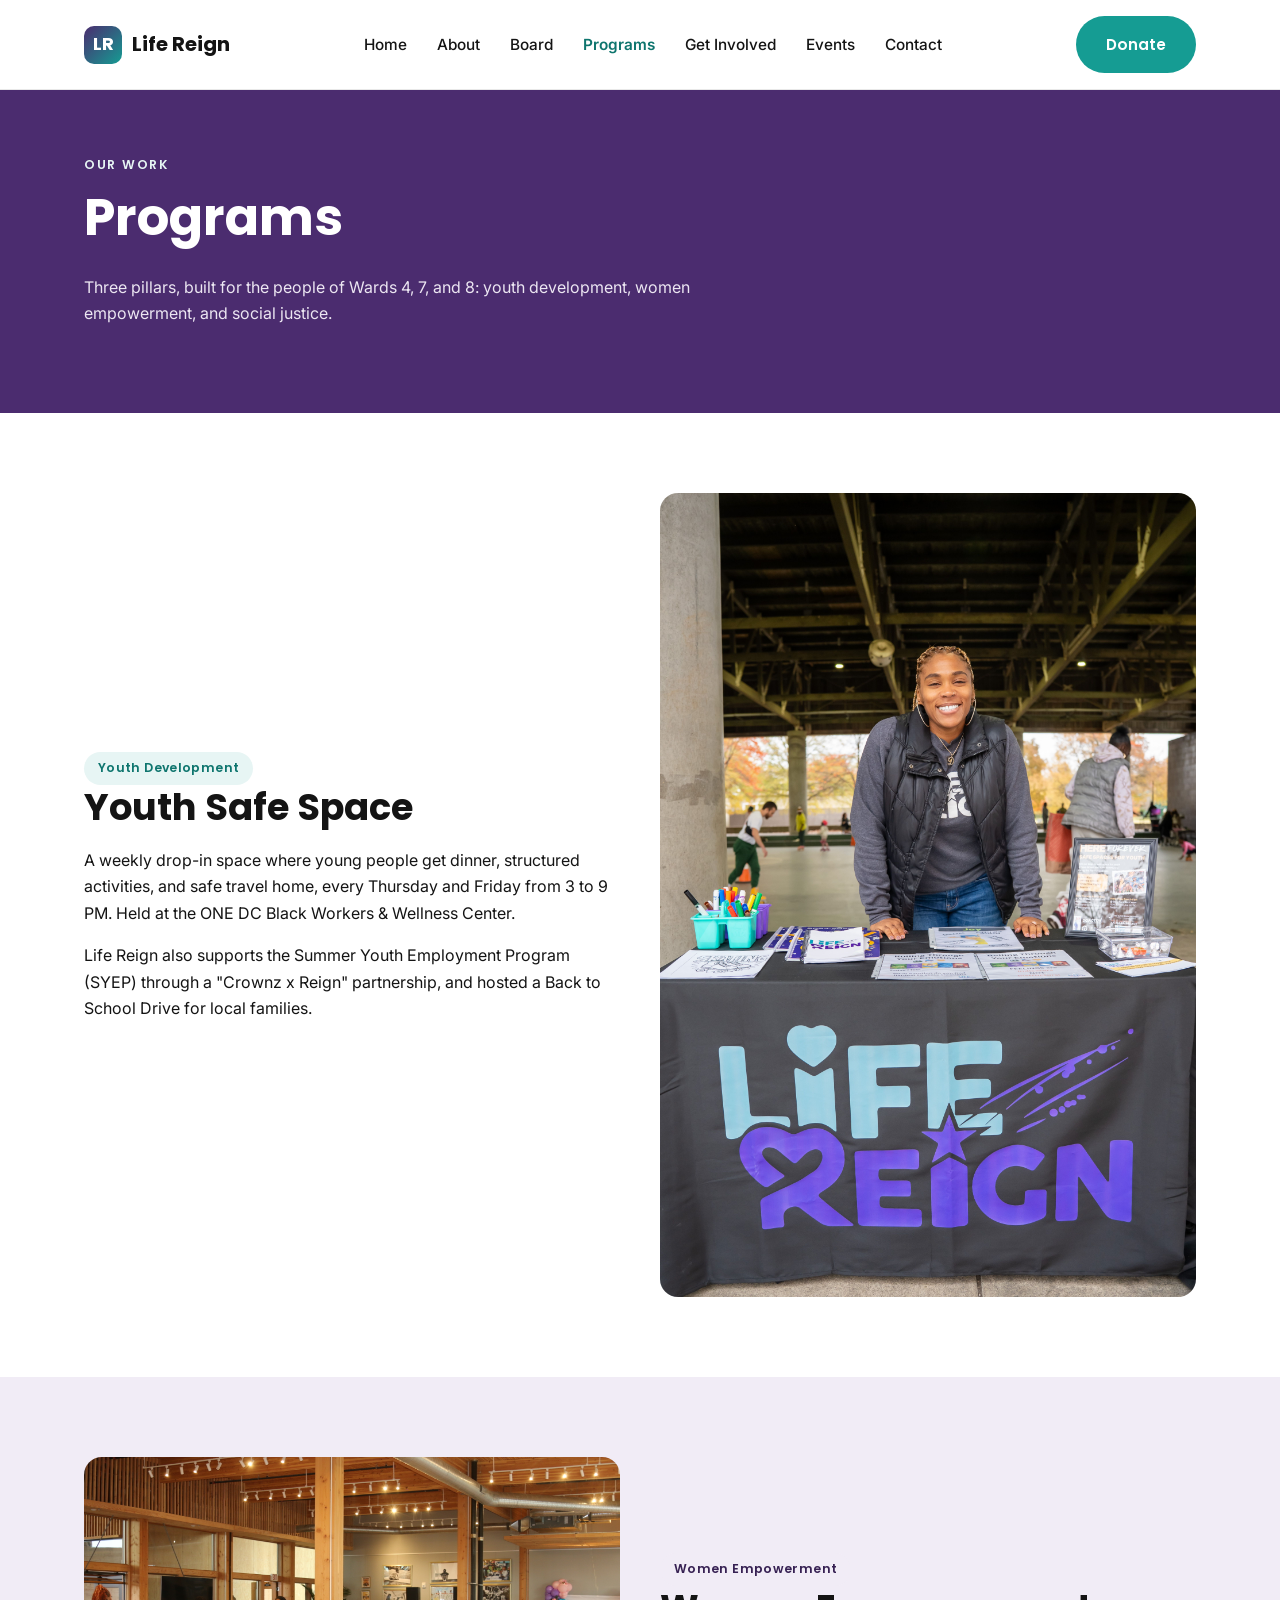
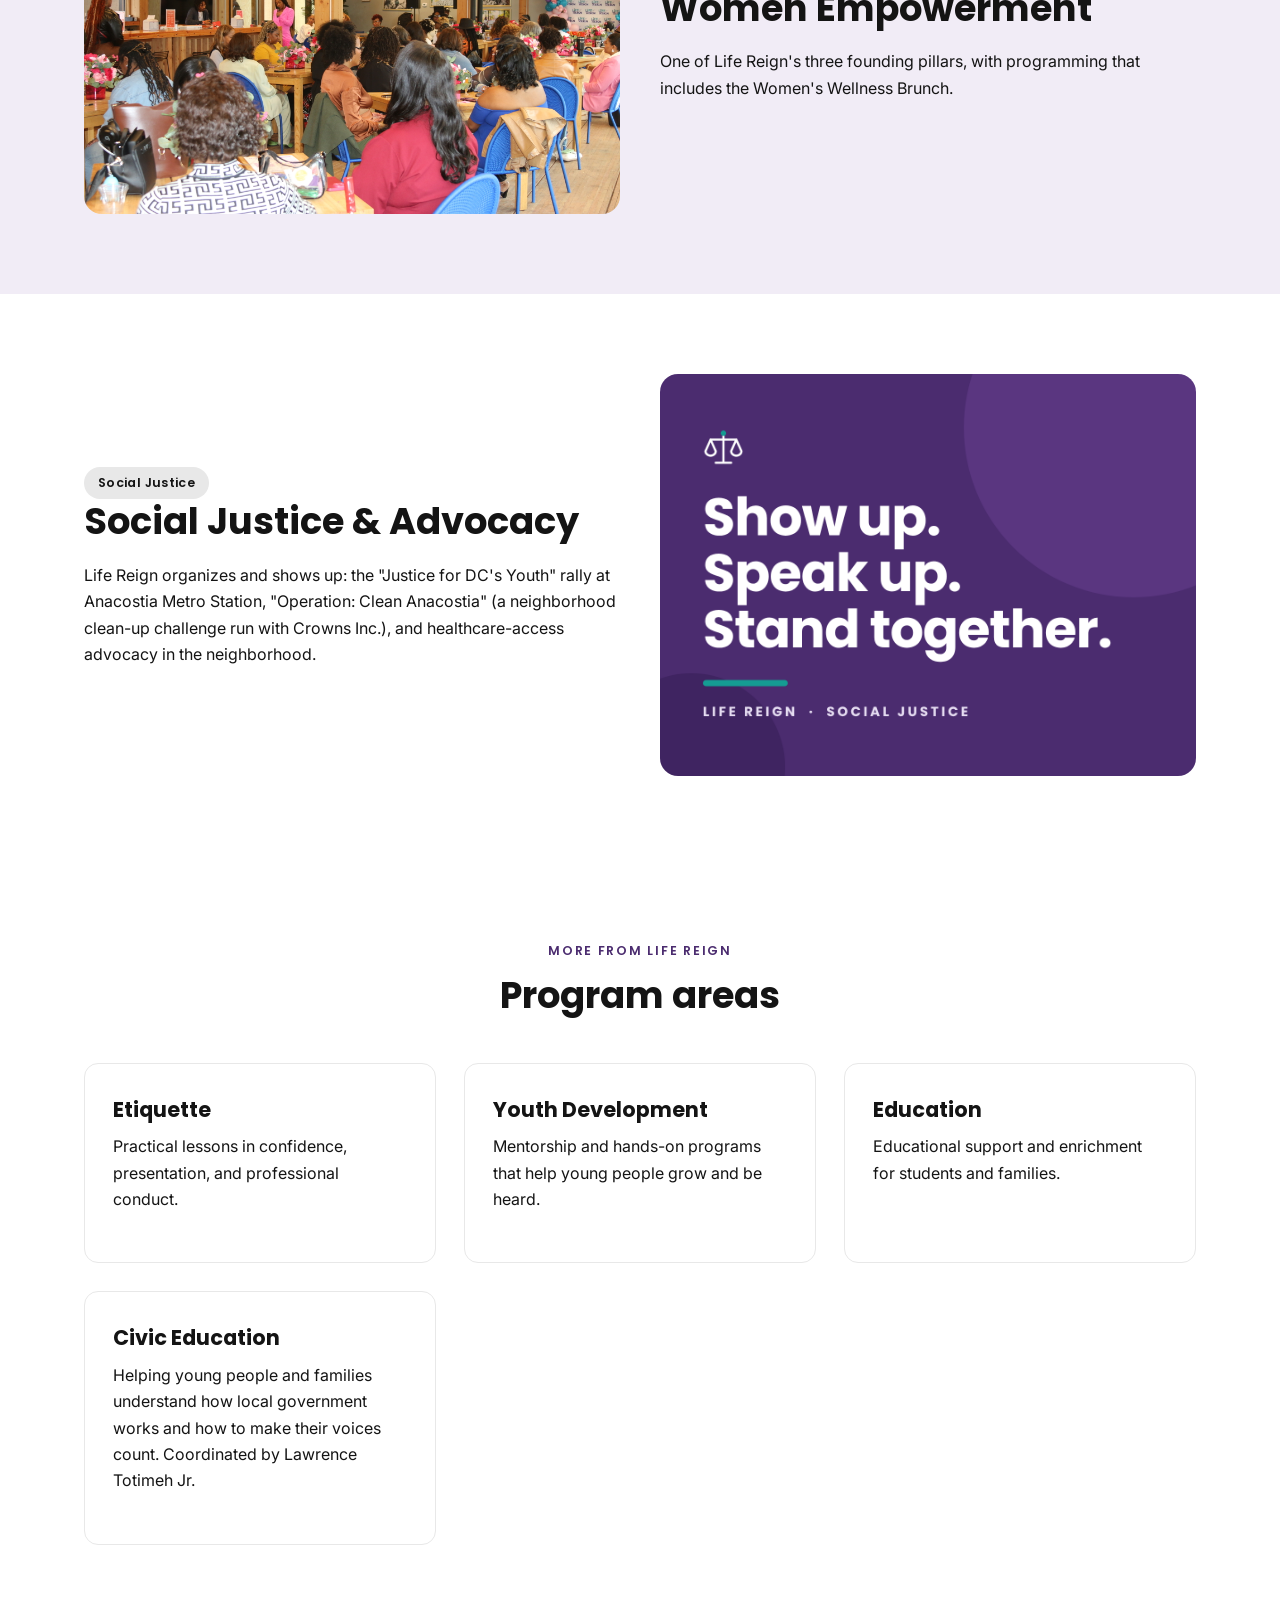
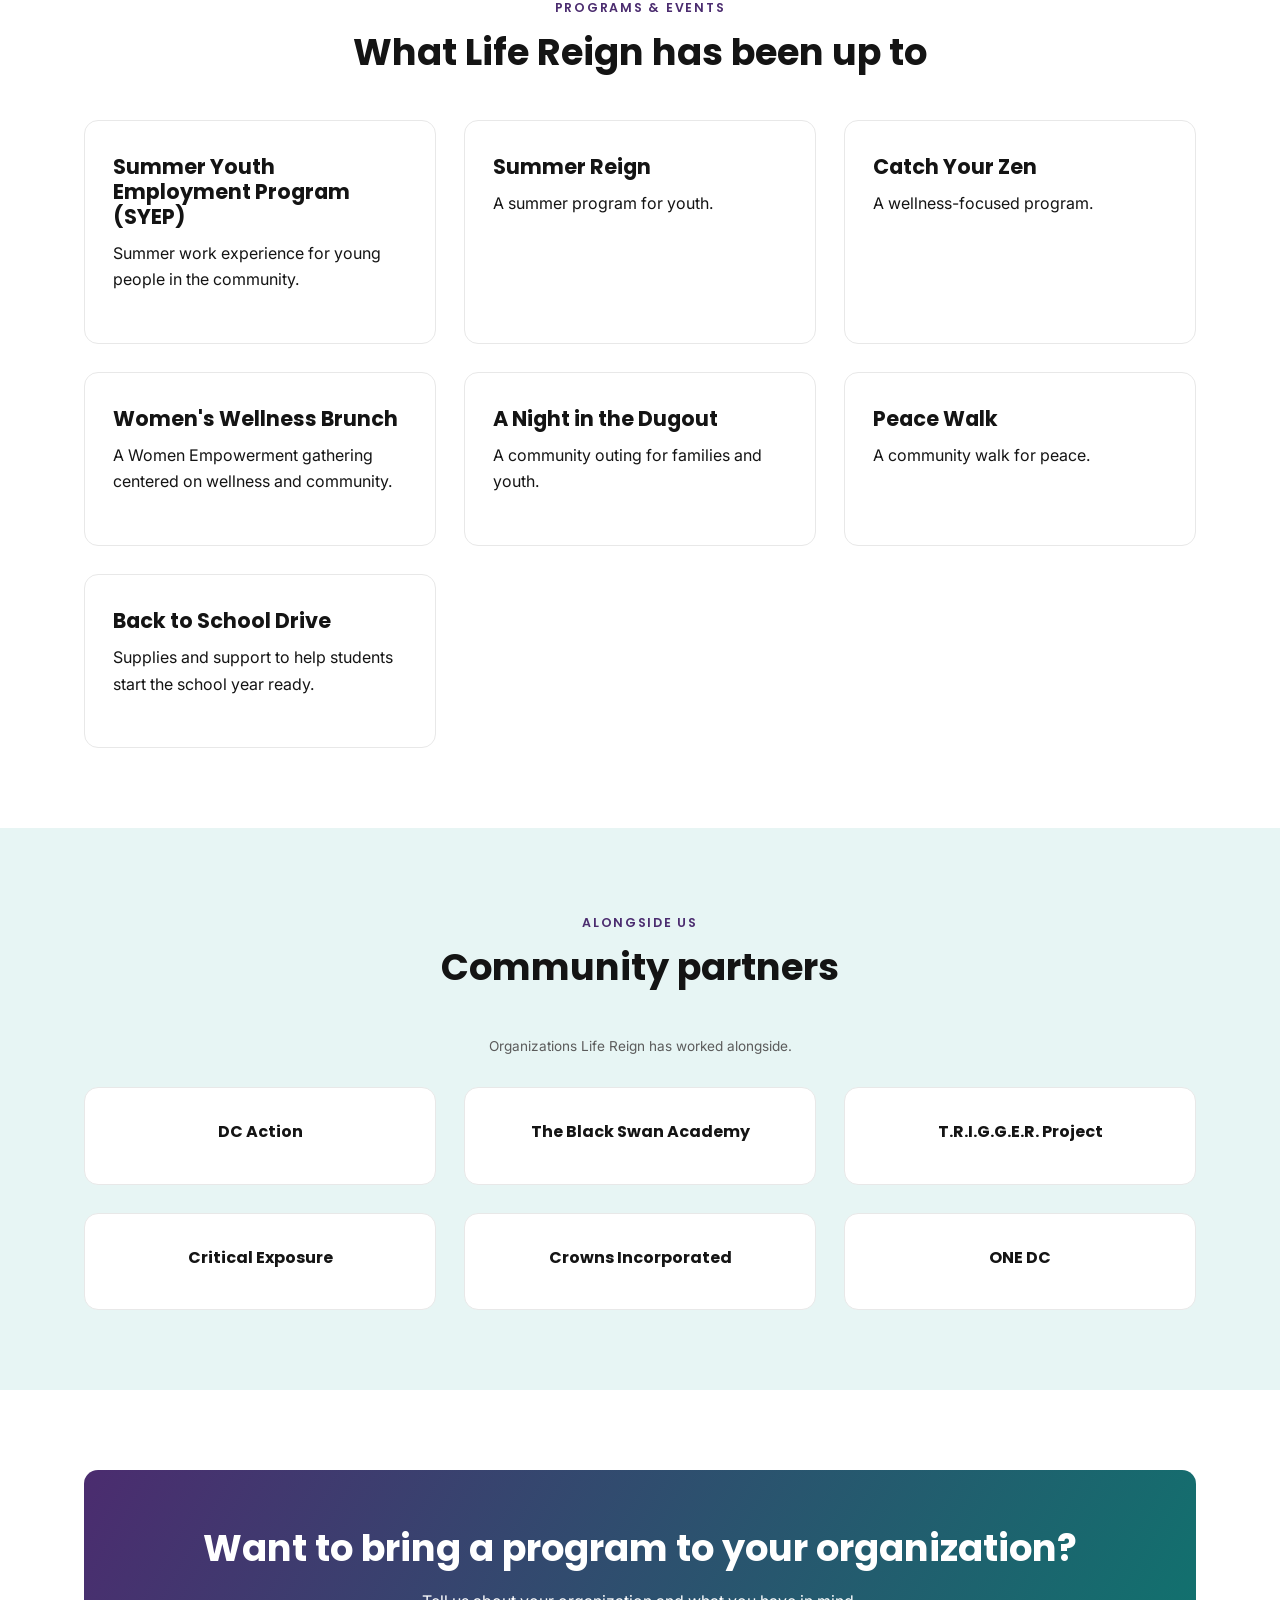
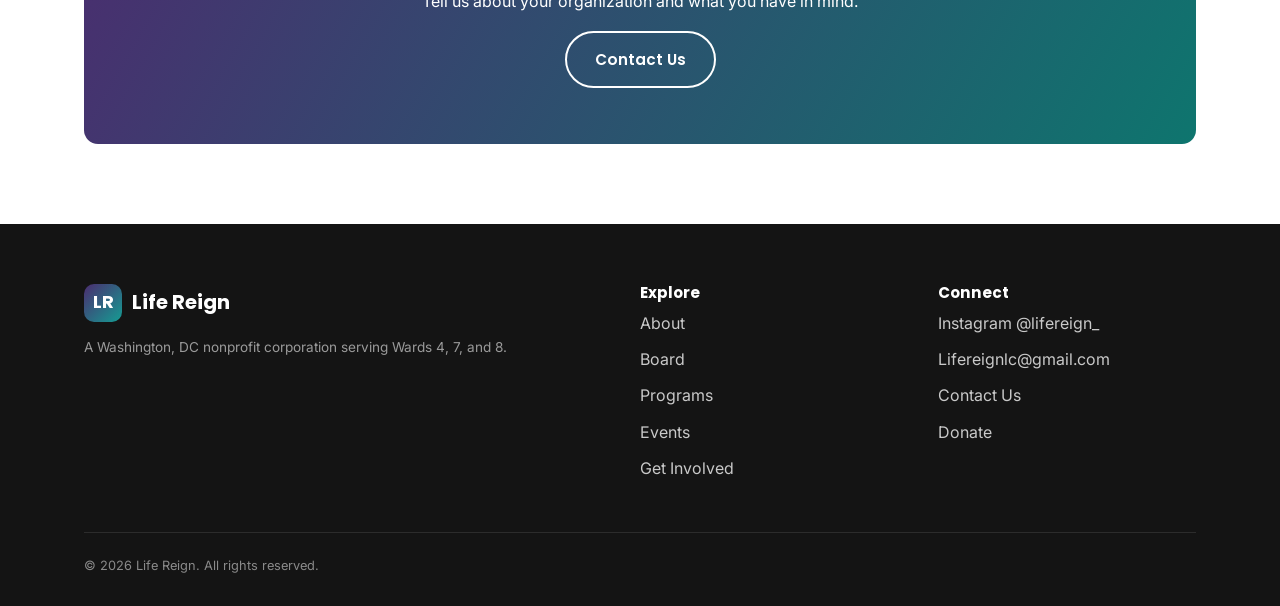
<file: programs.html>
<!-- Life Reign: Programs page.
     Scoped to the 3 publicly-active pillars per Lawrence's decision (Sep 2026):
     Youth Development, Women Empowerment, Social Justice. Financial Literacy and
     Prison Reform appear in the legal Articles of Incorporation but have no public
     programming evidence yet, so they're intentionally left off this page pending confirmation. -->
<!DOCTYPE html>
<html lang="en">
<head>
<meta charset="UTF-8">
<meta name="viewport" content="width=device-width, initial-scale=1.0">
<title>Programs | Life Reign</title>
<link rel="preconnect" href="https://fonts.googleapis.com">
<link href="https://fonts.googleapis.com/css2?family=Poppins:wght@500;600;700&family=Inter:wght@400;500;600&display=swap" rel="stylesheet">
<link rel="stylesheet" href="css/styles.css">
<meta name="description" content="Life Reign programs for Wards 4, 7, and 8 in Washington, DC: youth development, women empowerment, social justice, and civic education.">
<link rel="canonical" href="https://lifereigndc.org/programs.html">
<link rel="icon" href="/favicon.ico" sizes="any">
<link rel="icon" type="image/png" sizes="32x32" href="/favicon-32x32.png">
<link rel="apple-touch-icon" href="/apple-touch-icon.png">
<meta property="og:type" content="website">
<meta property="og:site_name" content="Life Reign">
<meta property="og:title" content="Programs | Life Reign">
<meta property="og:description" content="Life Reign programs for Wards 4, 7, and 8 in Washington, DC: youth development, women empowerment, social justice, and civic education.">
<meta property="og:url" content="https://lifereigndc.org/programs.html">
<meta property="og:image" content="https://lifereigndc.org/images/og-share.jpg">
<meta property="og:image:width" content="1200">
<meta property="og:image:height" content="630">
<meta property="og:image:alt" content="Women gathered at tables at a Life Reign brunch in Washington, DC">
<meta name="twitter:card" content="summary_large_image">
<meta name="twitter:title" content="Programs | Life Reign">
<meta name="twitter:description" content="Life Reign programs for Wards 4, 7, and 8 in Washington, DC: youth development, women empowerment, social justice, and civic education.">
<meta name="twitter:image" content="https://lifereigndc.org/images/og-share.jpg">
</head>
<body>

<header class="site-header">
  <div class="nav-wrap">
    <a href="index.html" class="brand"><span class="brand-mark">LR</span> Life Reign</a>
    <nav>
      <ul class="nav-links">
        <li><a href="index.html">Home</a></li>
        <li><a href="about.html">About</a></li>
        <li><a href="board.html">Board</a></li>
        <li><a href="programs.html" class="active">Programs</a></li>
        <li><a href="get-involved.html">Get Involved</a></li>
        <li><a href="events.html">Events</a></li>
        <li><a href="contact.html">Contact</a></li>
      </ul>
    </nav>
    <div class="nav-cta">
      <a href="donate.html" class="btn btn-primary">Donate</a>
      <button class="nav-toggle" aria-label="Toggle menu"><span></span><span></span><span></span></button>
    </div>
  </div>
</header>

<section class="page-hero">
  <div class="container">
    <span class="eyebrow">Our Work</span>
    <h1>Programs</h1>
    <p>Three pillars, built for the people of Wards 4, 7, and 8: youth development, women empowerment, and social justice.</p>
  </div>
</section>

<section>
  <div class="container">
    <div class="grid-2">
      <div>
        <span class="pillar-tag youth">Youth Development</span>
        <h2>Youth Safe Space</h2>
        <p>A weekly drop-in space where young people get dinner, structured activities, and safe travel home, every Thursday and Friday from 3 to 9 PM. Held at the ONE DC Black Workers &amp; Wellness Center.</p>
        <p>Life Reign also supports the Summer Youth Employment Program (SYEP) through a "Crownz x Reign" partnership, and hosted a Back to School Drive for local families.</p>
      </div>
      <img src="images/activation/image.jpg" alt="Dominique Moore at the Life Reign table at a Youth Safe Space activation" style="width:100%; height:auto; border-radius:18px; display:block;">
    </div>
  </div>
</section>

<section class="tint-purple">
  <div class="container">
    <div class="grid-2">
      <img src="images/brunch/image.jpg" alt="Women gathered at Life Reign's 2025 Women's Wellness Brunch" style="width:100%; height:auto; border-radius:18px; display:block;">
      <div>
        <span class="pillar-tag women">Women Empowerment</span>
        <h2>Women Empowerment</h2>
        <p>One of Life Reign's three founding pillars, with programming that includes the Women's Wellness Brunch.</p>
      </div>
    </div>
  </div>
</section>

<section>
  <div class="container">
    <div class="grid-2">
      <div>
        <span class="pillar-tag justice">Social Justice</span>
        <h2>Social Justice &amp; Advocacy</h2>
        <p>Life Reign organizes and shows up: the "Justice for DC's Youth" rally at Anacostia Metro Station, "Operation: Clean Anacostia" (a neighborhood clean-up challenge run with Crowns Inc.), and healthcare-access advocacy in the neighborhood.</p>
      </div>
      <img src="images/social-justice/social-justice.png" alt="Show up. Speak up. Stand together. Life Reign, Social Justice." style="width:100%; height:auto; border-radius:18px; display:block;">
    </div>
  </div>
</section>

<section>
  <div class="container">
    <div class="section-head center">
      <span class="eyebrow">More From Life Reign</span>
      <h2>Program areas</h2>
    </div>
    <div class="grid-3">
      <div class="card">
        <h3>Etiquette</h3>
        <p>Practical lessons in confidence, presentation, and professional conduct.</p>
      </div>
      <div class="card">
        <h3>Youth Development</h3>
        <p>Mentorship and hands-on programs that help young people grow and be heard.</p>
      </div>
      <div class="card">
        <h3>Education</h3>
        <p>Educational support and enrichment for students and families.</p>
      </div>
      <div class="card">
        <h3>Civic Education</h3>
        <p>Helping young people and families understand how local government works and how to make their voices count. Coordinated by Lawrence Totimeh Jr.</p>
      </div>
    </div>
    <div class="section-head center" style="margin-top:48px;">
      <span class="eyebrow">Programs &amp; events</span>
      <h2>What Life Reign has been up to</h2>
    </div>
    <div class="grid-3">
      <div class="card">
        <h3>Summer Youth Employment Program (SYEP)</h3>
        <p>Summer work experience for young people in the community.</p>
      </div>
      <div class="card">
        <h3>Summer Reign</h3>
        <p>A summer program for youth.</p>
      </div>
      <div class="card">
        <h3>Catch Your Zen</h3>
        <p>A wellness-focused program.</p>
      </div>
      <div class="card">
        <h3>Women's Wellness Brunch</h3>
        <p>A Women Empowerment gathering centered on wellness and community.</p>
      </div>
      <div class="card">
        <h3>A Night in the Dugout</h3>
        <p>A community outing for families and youth.</p>
      </div>
      <div class="card">
        <h3>Peace Walk</h3>
        <p>A community walk for peace.</p>
      </div>
      <div class="card">
        <h3>Back to School Drive</h3>
        <p>Supplies and support to help students start the school year ready.</p>
      </div>
    </div>
  </div>
</section>

<section class="tint-teal">
  <div class="container">
    <div class="section-head center">
      <span class="eyebrow">Alongside Us</span>
      <h2>Community partners</h2>
    </div>
    <p class="text-center small-note" style="max-width:640px; margin:0 auto 30px;">Organizations Life Reign has worked alongside.</p>
    <div class="grid-3">
      <div class="card text-center"><h3 style="font-size:1rem;">DC Action</h3></div>
      <div class="card text-center"><h3 style="font-size:1rem;">The Black Swan Academy</h3></div>
      <div class="card text-center"><h3 style="font-size:1rem;">T.R.I.G.G.E.R. Project</h3></div>
      <div class="card text-center"><h3 style="font-size:1rem;">Critical Exposure</h3></div>
      <div class="card text-center"><h3 style="font-size:1rem;">Crowns Incorporated</h3></div>
      <div class="card text-center"><h3 style="font-size:1rem;">ONE DC</h3></div>
    </div>
  </div>
</section>

<section>
  <div class="container">
    <div class="cta-band">
      <h2>Want to bring a program to your organization?</h2>
      <p>Tell us about your organization and what you have in mind.</p>
      <div class="hero-actions">
        <a href="contact.html" class="btn btn-outline">Contact Us</a>
      </div>
    </div>
  </div>
</section>

<footer class="site-footer">
  <div class="container">
    <div class="footer-grid">
      <div>
        <div class="brand" style="color:var(--white); margin-bottom:14px;"><span class="brand-mark">LR</span> Life Reign</div>
        <p class="small-note" style="color:#9A9A9A;">A Washington, DC nonprofit corporation serving Wards 4, 7, and 8.</p>
      </div>
      <div>
        <h4>Explore</h4>
        <ul>
          <li><a href="about.html">About</a></li>
          <li><a href="board.html">Board</a></li>
          <li><a href="programs.html">Programs</a></li>
          <li><a href="events.html">Events</a></li>
          <li><a href="get-involved.html">Get Involved</a></li>
        </ul>
      </div>
      <div>
        <h4>Connect</h4>
        <ul>
          <li><a href="https://instagram.com/lifereign_" target="_blank" rel="noopener">Instagram @lifereign_</a></li>
          <li><a href="mailto:Lifereignlc@gmail.com">Lifereignlc@gmail.com</a></li>
          <li><a href="contact.html">Contact Us</a></li>
          <li><a href="donate.html">Donate</a></li>
        </ul>
      </div>
    </div>
    <div class="footer-bottom">
      <span>&copy; 2026 Life Reign. All rights reserved.</span>
    </div>
  </div>
</footer>

<script src="js/main.js"></script>
</body>
</html>
</file>
<file: css/styles.css>
/* =========================================================
   LIFE REIGN — brand stylesheet
   Palette: White #FFFFFF · Black #141414 · Teal #159C93 · Purple #4B2C6F
   Fonts:   Poppins (headings) / Inter (body)
   Built for a coded HTML/CSS site deployed on Netlify.
   ========================================================= */

:root {
  --white: #FFFFFF;
  --black: #141414;
  --teal: #159C93;
  --teal-dark: #0E756E;
  --teal-tint: #E7F5F4;
  --purple: #4B2C6F;
  --purple-dark: #372153;
  --purple-tint: #F1ECF6;
  --gray: #5B5B5B;
  --gray-light: #E8E8E8;
  --radius: 14px;
  --max-width: 1160px;
  --shadow: 0 10px 30px rgba(20, 20, 20, 0.08);
}

* { box-sizing: border-box; }

html { scroll-behavior: smooth; }

body {
  margin: 0;
  font-family: 'Inter', -apple-system, BlinkMacSystemFont, sans-serif;
  color: var(--black);
  background: var(--white);
  line-height: 1.65;
  -webkit-font-smoothing: antialiased;
}

h1, h2, h3, h4 {
  font-family: 'Poppins', sans-serif;
  font-weight: 700;
  line-height: 1.2;
  margin: 0 0 0.5em 0;
  color: var(--black);
}

h1 { font-size: clamp(2.1rem, 4vw, 3.2rem); }
h2 { font-size: clamp(1.6rem, 3vw, 2.3rem); }
h3 { font-size: 1.3rem; }

p { margin: 0 0 1em 0; }

a { color: var(--teal-dark); text-decoration: none; }
a:hover { text-decoration: underline; }

img { max-width: 100%; display: block; }

.container {
  max-width: var(--max-width);
  margin: 0 auto;
  padding: 0 24px;
}

.eyebrow {
  display: inline-block;
  font-family: 'Poppins', sans-serif;
  font-weight: 600;
  font-size: 0.78rem;
  letter-spacing: 0.14em;
  text-transform: uppercase;
  color: var(--purple);
  margin-bottom: 0.9em;
}

/* ---------- Buttons ---------- */
.btn {
  display: inline-flex;
  align-items: center;
  gap: 8px;
  padding: 14px 28px;
  border-radius: 999px;
  font-family: 'Poppins', sans-serif;
  font-weight: 600;
  font-size: 0.95rem;
  border: 2px solid transparent;
  cursor: pointer;
  transition: transform 0.15s ease, box-shadow 0.15s ease;
  text-decoration: none !important;
}
.btn:hover { transform: translateY(-2px); }
.btn-primary { background: var(--teal); color: var(--white); }
.btn-primary:hover { background: var(--teal-dark); box-shadow: 0 8px 20px rgba(21,156,147,0.35); }
.btn-secondary { background: var(--purple); color: var(--white); }
.btn-secondary:hover { background: var(--purple-dark); box-shadow: 0 8px 20px rgba(75,44,111,0.35); }
.btn-outline { background: transparent; border-color: var(--white); color: var(--white); }
.btn-outline:hover { background: var(--white); color: var(--black); }
.btn-outline-dark { background: transparent; border-color: var(--black); color: var(--black); }
.btn-outline-dark:hover { background: var(--black); color: var(--white); }

/* ---------- Navigation ---------- */
.site-header {
  position: sticky;
  top: 0;
  z-index: 100;
  background: var(--white);
  border-bottom: 1px solid var(--gray-light);
}
.nav-wrap {
  display: flex;
  align-items: center;
  justify-content: space-between;
  padding: 16px 24px;
  max-width: var(--max-width);
  margin: 0 auto;
}
.brand {
  display: flex;
  align-items: center;
  gap: 10px;
  font-family: 'Poppins', sans-serif;
  font-weight: 700;
  font-size: 1.25rem;
  color: var(--black);
}
.brand .brand-mark {
  width: 38px; height: 38px;
  border-radius: 10px;
  background: linear-gradient(135deg, var(--purple), var(--teal));
  display: flex; align-items: center; justify-content: center;
  color: var(--white);
  font-family: 'Poppins', sans-serif;
  font-weight: 700;
  font-size: 1.1rem;
}
.nav-links {
  display: flex;
  gap: 30px;
  list-style: none;
  margin: 0; padding: 0;
}
.nav-links a {
  color: var(--black);
  font-weight: 500;
  font-size: 0.96rem;
}
.nav-links a:hover { color: var(--teal-dark); text-decoration: none; }
.nav-links a.active { color: var(--teal-dark); font-weight: 600; }
.nav-cta { display: flex; align-items: center; gap: 16px; }
.nav-toggle {
  display: none;
  background: none;
  border: none;
  cursor: pointer;
  padding: 6px;
}
.nav-toggle span {
  display: block;
  width: 26px; height: 3px;
  background: var(--black);
  margin: 5px 0;
  border-radius: 2px;
}

@media (max-width: 860px) {
  .nav-links {
    position: absolute;
    top: 100%; left: 0; right: 0;
    background: var(--white);
    flex-direction: column;
    gap: 0;
    border-top: 1px solid var(--gray-light);
    display: none;
  }
  .nav-links.open { display: flex; }
  .nav-links a { display: block; padding: 16px 24px; border-bottom: 1px solid var(--gray-light); }
  .nav-toggle { display: block; }
  .nav-cta .btn-primary { padding: 10px 18px; font-size: 0.85rem; }
}

/* ---------- Hero ---------- */
.hero {
  background: var(--black);
  color: var(--white);
  padding: 90px 0 100px;
  position: relative;
  overflow: hidden;
}
.hero::after {
  content: "";
  position: absolute;
  right: -120px; top: -120px;
  width: 420px; height: 420px;
  border-radius: 50%;
  background: radial-gradient(circle, var(--purple) 0%, transparent 70%);
  opacity: 0.55;
}
.hero::before {
  content: "";
  position: absolute;
  left: -100px; bottom: -160px;
  width: 380px; height: 380px;
  border-radius: 50%;
  background: radial-gradient(circle, var(--teal) 0%, transparent 70%);
  opacity: 0.45;
}
.hero .container { position: relative; z-index: 1; max-width: 760px; }
.hero .eyebrow { color: var(--teal); }
.hero h1 { color: var(--white); }
.hero p.lede { font-size: 1.15rem; color: #D8D8D8; max-width: 620px; }
.hero .hero-actions { display: flex; gap: 16px; margin-top: 30px; flex-wrap: wrap; }

.page-hero {
  background: var(--purple);
  color: var(--white);
  padding: 60px 0 70px;
}
.page-hero h1 { color: var(--white); }
.page-hero .eyebrow { color: var(--teal-tint); }
.page-hero p { color: #ECE6F2; max-width: 640px; }

/* ---------- Sections ---------- */
section { padding: 80px 0; }
section.tint-teal { background: var(--teal-tint); }
section.tint-purple { background: var(--purple-tint); }
section.dark { background: var(--black); color: var(--white); }
section.dark h2, section.dark h3 { color: var(--white); }

.section-head { max-width: 640px; margin-bottom: 46px; }
.section-head.center { margin-left: auto; margin-right: auto; text-align: center; }

/* ---------- Grids / Cards ---------- */
.grid-3 {
  display: grid;
  grid-template-columns: repeat(3, 1fr);
  gap: 28px;
}
.grid-2 {
  display: grid;
  grid-template-columns: 1fr 1fr;
  gap: 40px;
  align-items: center;
}
@media (max-width: 860px) {
  .grid-3 { grid-template-columns: 1fr; }
  .grid-2 { grid-template-columns: 1fr; }
}

.card {
  background: var(--white);
  border: 1px solid var(--gray-light);
  border-radius: var(--radius);
  padding: 34px 28px;
  transition: box-shadow 0.2s ease, transform 0.2s ease;
}
.card:hover { box-shadow: var(--shadow); transform: translateY(-3px); }
.card .icon-badge {
  width: 54px; height: 54px;
  border-radius: 14px;
  display: flex; align-items: center; justify-content: center;
  margin-bottom: 18px;
}
.card .icon-badge img { width: 26px; height: 26px; }
.icon-badge.teal { background: var(--teal-tint); }
.icon-badge.purple { background: var(--purple-tint); }
.icon-badge.dark { background: var(--black); }

/* ---------- Placeholders (unlabeled assets not yet provided) ---------- */
.placeholder {
  border: 2px dashed #B9B9B9;
  border-radius: var(--radius);
  background: #FAFAFA;
  display: flex;
  flex-direction: column;
  align-items: center;
  justify-content: center;
  text-align: center;
  padding: 40px 20px;
  min-height: 220px;
  color: var(--gray);
}
.placeholder img { width: 34px; height: 34px; opacity: 0.55; margin-bottom: 14px; }
.placeholder .placeholder-label {
  font-family: 'Poppins', sans-serif;
  font-weight: 600;
  font-size: 0.9rem;
  color: var(--gray);
  margin-bottom: 6px;
}
.placeholder .placeholder-caption {
  font-style: italic;
  font-size: 0.85rem;
  max-width: 260px;
}

/* ---------- Stats ---------- */
.stat-row {
  display: grid;
  grid-template-columns: repeat(4, 1fr);
  gap: 24px;
  text-align: center;
}
@media (max-width: 860px) { .stat-row { grid-template-columns: repeat(2, 1fr); } }
.stat-row .stat-number {
  font-family: 'Poppins', sans-serif;
  font-weight: 700;
  font-size: 2.4rem;
  color: var(--teal);
}
.stat-row .stat-label { font-size: 0.9rem; color: var(--gray); }

/* ---------- Timeline / list items ---------- */
.info-row {
  display: flex;
  gap: 20px;
  padding: 22px 0;
  border-bottom: 1px solid var(--gray-light);
}
.info-row:last-child { border-bottom: none; }
.info-row .info-tag {
  flex: 0 0 130px;
  font-family: 'Poppins', sans-serif;
  font-weight: 600;
  color: var(--purple);
  font-size: 0.9rem;
}
.info-row .info-body h4 { margin-bottom: 4px; }
.info-row .info-body p { margin-bottom: 0; color: var(--gray); }

/* ---------- Forms ---------- */
.form-note {
  background: var(--purple-tint);
  border: 1px dashed var(--purple);
  border-radius: var(--radius);
  padding: 18px 22px;
  font-size: 0.92rem;
  color: var(--purple-dark);
  margin-bottom: 30px;
}
form.stub {
  display: grid;
  gap: 18px;
  max-width: 560px;
}
form.stub label {
  font-family: 'Poppins', sans-serif;
  font-weight: 600;
  font-size: 0.88rem;
  display: block;
  margin-bottom: 6px;
}
form.stub input,
form.stub select,
form.stub textarea {
  width: 100%;
  padding: 12px 14px;
  border-radius: 8px;
  border: 1px solid #CFCFCF;
  font-family: 'Inter', sans-serif;
  font-size: 0.95rem;
}
form.stub textarea { resize: vertical; min-height: 110px; }

/* ---------- Badges / pillar tags ---------- */
.pillar-tag {
  display: inline-block;
  padding: 6px 14px;
  border-radius: 999px;
  font-family: 'Poppins', sans-serif;
  font-weight: 600;
  font-size: 0.78rem;
  letter-spacing: 0.03em;
}
.pillar-tag.youth { background: var(--teal-tint); color: var(--teal-dark); }
.pillar-tag.women { background: var(--purple-tint); color: var(--purple-dark); }
.pillar-tag.justice { background: var(--gray-light); color: var(--black); }

/* ---------- CTA band ---------- */
.cta-band {
  background: linear-gradient(120deg, var(--purple), var(--teal-dark));
  color: var(--white);
  border-radius: var(--radius);
  padding: 56px 44px;
  text-align: center;
}
.cta-band h2, .cta-band p { color: var(--white); }
.cta-band .hero-actions { justify-content: center; }

/* ---------- Footer ---------- */
.site-footer {
  background: var(--black);
  color: #C9C9C9;
  padding: 60px 0 30px;
}
.footer-grid {
  display: grid;
  grid-template-columns: 2fr 1fr 1fr;
  gap: 40px;
  margin-bottom: 40px;
}
@media (max-width: 860px) { .footer-grid { grid-template-columns: 1fr; } }
.site-footer h4 { color: var(--white); font-size: 0.95rem; }
.site-footer ul { list-style: none; padding: 0; margin: 0; }
.site-footer li { margin-bottom: 10px; }
.site-footer a { color: #C9C9C9; }
.site-footer a:hover { color: var(--teal); }
.footer-bottom {
  border-top: 1px solid #2C2C2C;
  padding-top: 22px;
  font-size: 0.8rem;
  color: #8A8A8A;
  display: flex;
  justify-content: space-between;
  flex-wrap: wrap;
  gap: 10px;
}

/* ---------- Utility ---------- */
.text-center { text-align: center; }
.mt-0 { margin-top: 0; }
.small-note {
  font-size: 0.85rem;
  color: var(--gray);
}
</file>
